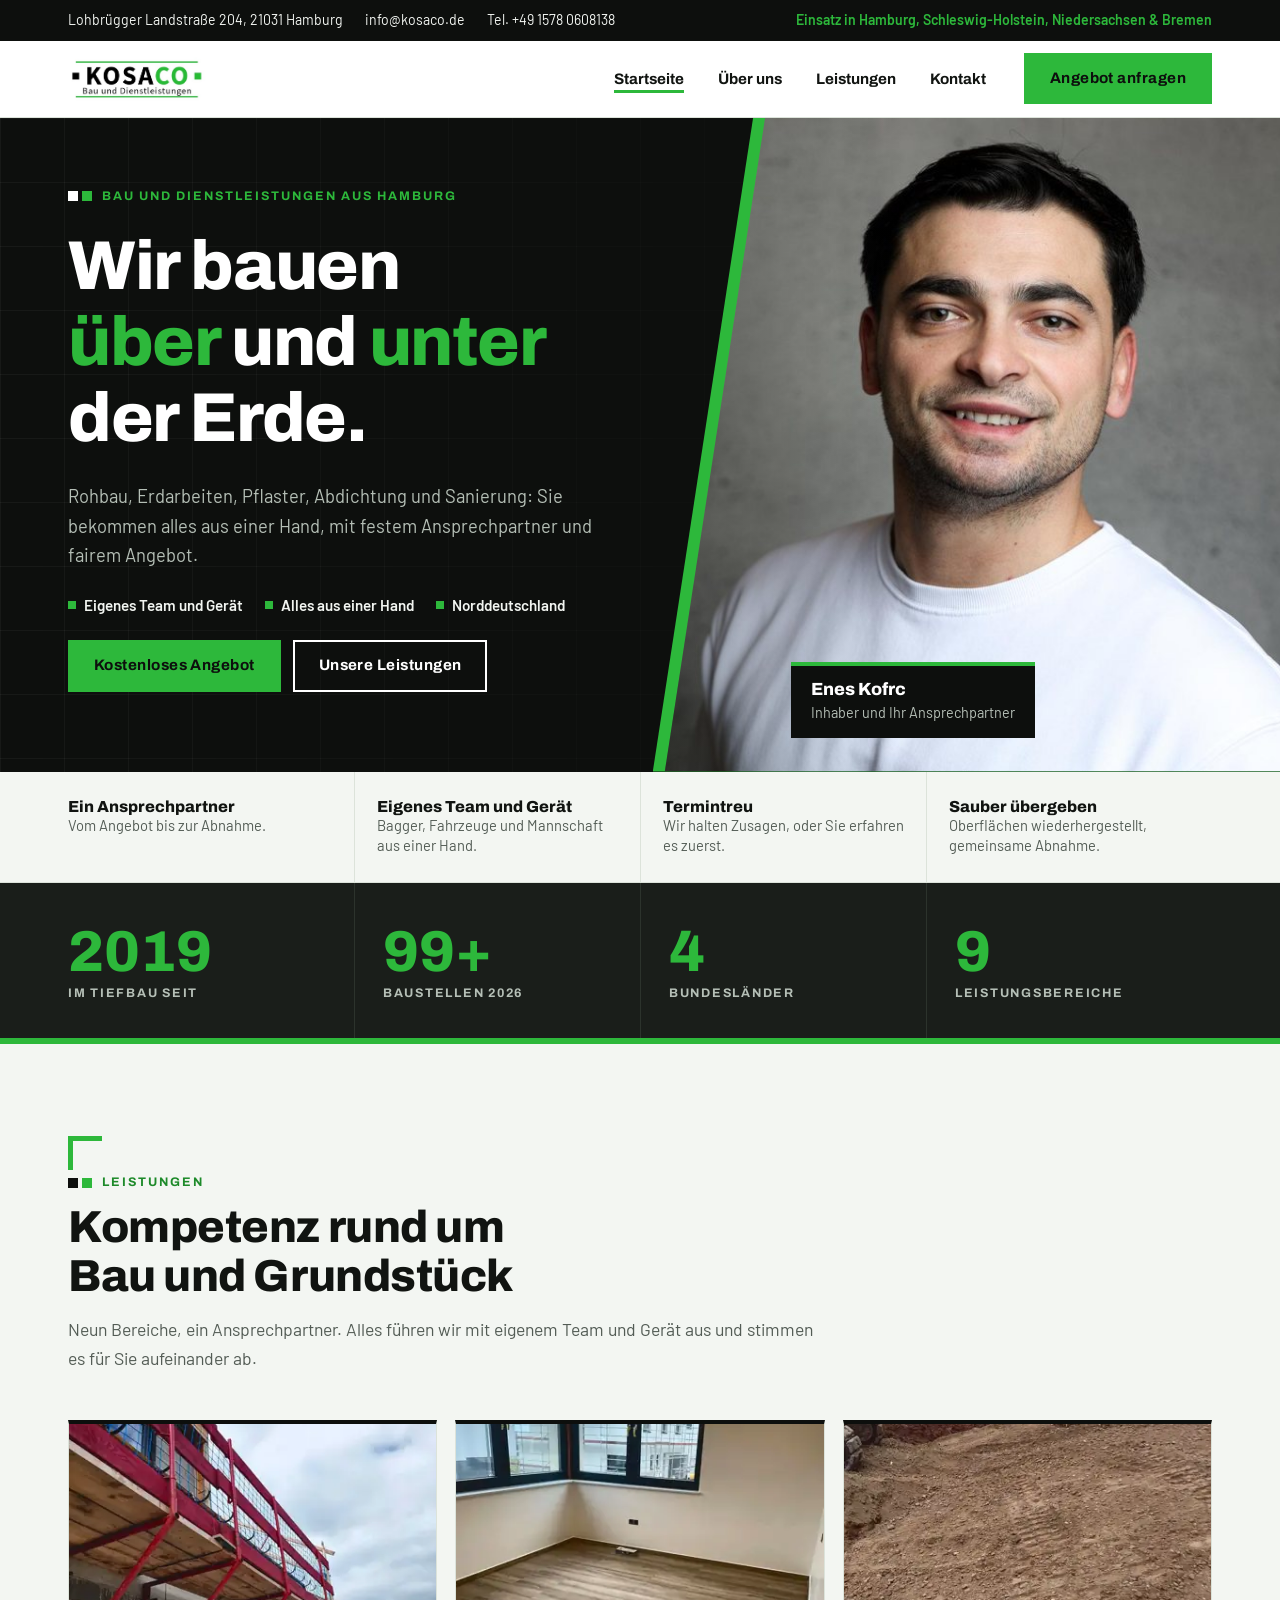
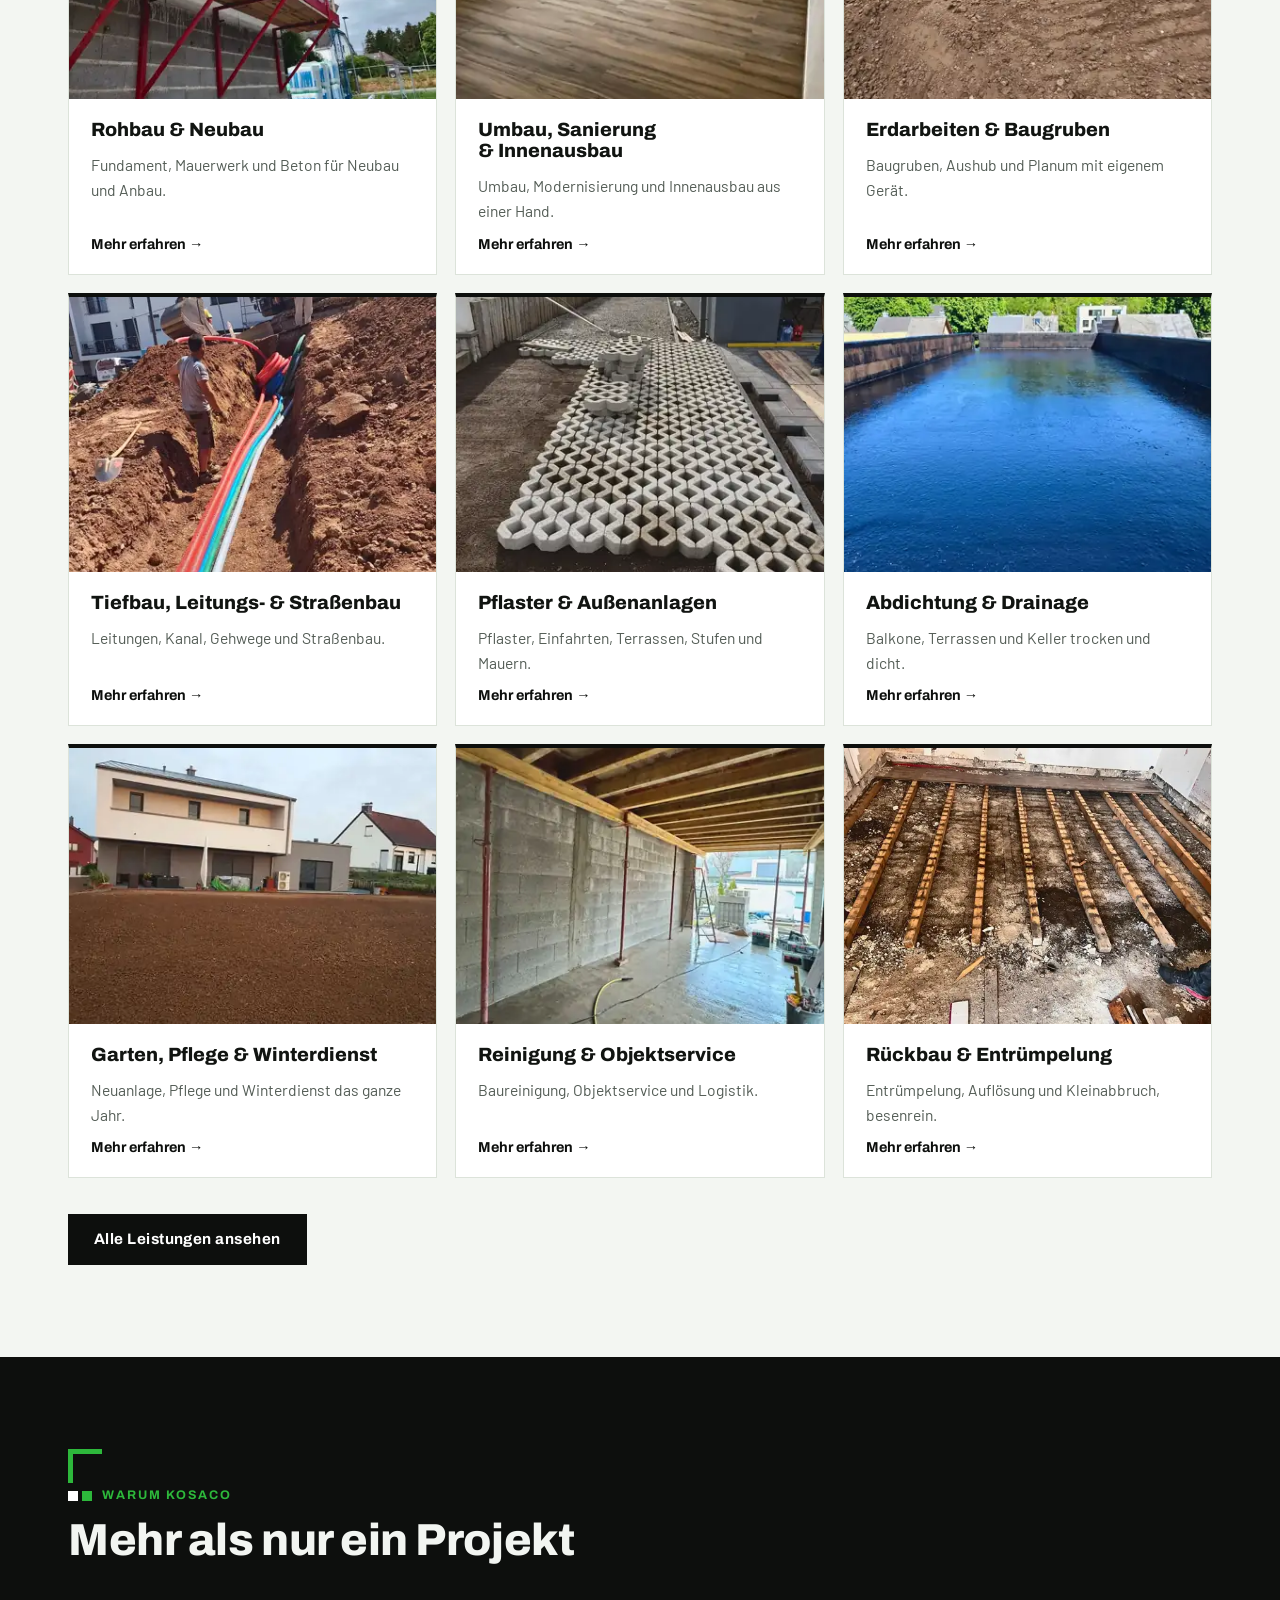
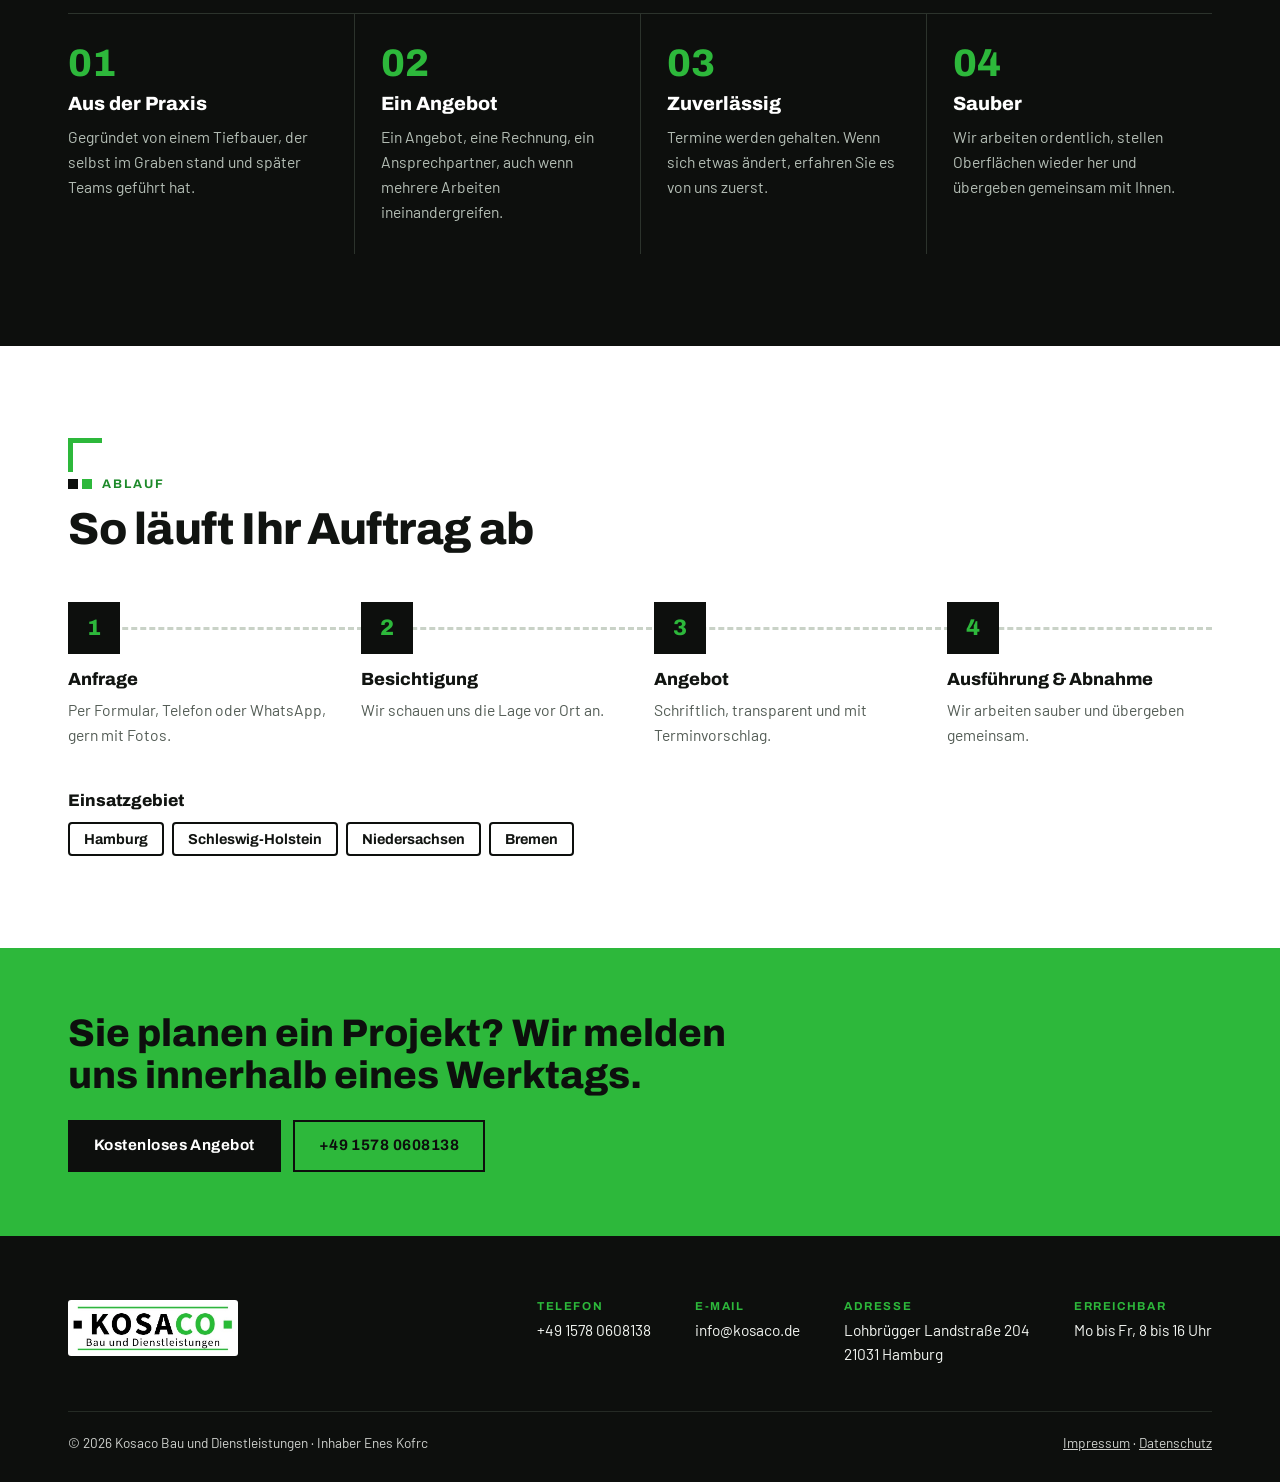
<file: index.html>
<!doctype html>
<html lang="de">
<head>
<meta charset="utf-8">
<meta name="viewport" content="width=device-width, initial-scale=1, viewport-fit=cover">
<title>Kosaco Bau und Dienstleistungen</title>
<meta name="description" content="Rohbau, Erdarbeiten, Tiefbau, Pflaster, Abdichtung, Sanierung, Garten, Reinigung und Rückbau in Hamburg und Norddeutschland. Alles aus einer Hand.">
<link rel="preload" href="fonts/barlow-latin-400-normal.woff2" as="font" type="font/woff2" crossorigin>
<link rel="icon" href="favicon.svg" type="image/svg+xml">
<link rel="icon" href="favicon.ico" sizes="32x32">
<link rel="apple-touch-icon" href="apple-touch-icon.png">
<link rel="stylesheet" href="styles.css">
</head>
<body>
<div class="topbar"><div class="wrap">
  <ul><li>Lohbrügger Landstraße 204, 21031 Hamburg</li><li><a href="mailto:info@kosaco.de">info@kosaco.de</a></li><li><a href="tel:+4915780608138">Tel. +49 1578 0608138</a></li></ul>
  <span class="em">Einsatz in Hamburg, Schleswig-Holstein, Niedersachsen &amp; Bremen</span>
  <span class="av">Erreichbar: Mo bis Fr, 8 bis 16 Uhr</span>
</div></div>
<header class="site"><div class="wrap">
  <a class="logo" href="index.html" aria-label="Kosaco Startseite"><img src="logo.jpg" alt="KOSACO Bau und Dienstleistungen" width="631" height="211"></a>
  <nav class="main" id="nav" aria-label="Hauptmenü"><ul><li><a href="index.html" aria-current="page">Startseite</a></li><li><a href="ueber-uns.html">Über uns</a></li><li><a href="leistungen.html">Leistungen</a></li><li><a href="kontakt.html">Kontakt</a></li></ul></nav>
  <div class="head-cta"><a class="btn btn-green" href="kontakt.html">Angebot anfragen</a>
  <button class="menu-btn" id="menuBtn" aria-expanded="false" aria-controls="nav">Menü</button></div>
</div></header>
<main>
<section class="hero" style="padding:0"><div class="hero-in">
  <div class="hero-copy">
    <span class="eyebrow">Bau und Dienstleistungen aus Hamburg</span>
    <h1>Wir bauen <span class="green">über</span> und <span class="green">unter</span> der Erde.</h1>
    <p class="lead">Rohbau, Erdarbeiten, Pflaster, Abdichtung und Sanierung: Sie bekommen alles aus einer Hand, mit festem Ansprechpartner und fairem Angebot.</p>
    <ul class="hero-points"><li>Eigenes Team und Gerät</li><li>Alles aus einer Hand</li><li>Norddeutschland</li></ul>
    <div class="actions"><a class="btn btn-green" href="kontakt.html">Kostenloses Angebot</a><a class="btn btn-ghost" href="leistungen.html">Unsere Leistungen</a></div>
  </div>
  <div class="hero-photo"><div class="hp-wrap"><img src="enes.jpg" alt="Enes Kofrc, Inhaber von Kosaco" width="1000" height="666"></div>
    <div class="hp-cap"><strong>Enes Kofrc</strong><span>Inhaber und Ihr Ansprechpartner</span></div></div>
</div></section>
<div class="trust"><div class="wrap"><div class="tr-item"><div><b>Ein Ansprechpartner</b><span>Vom Angebot bis zur Abnahme.</span></div></div><div class="tr-item"><div><b>Eigenes Team und Gerät</b><span>Bagger, Fahrzeuge und Mannschaft aus einer Hand.</span></div></div><div class="tr-item"><div><b>Termintreu</b><span>Wir halten Zusagen, oder Sie erfahren es zuerst.</span></div></div><div class="tr-item"><div><b>Sauber übergeben</b><span>Oberflächen wiederhergestellt, gemeinsame Abnahme.</span></div></div></div></div>
<div class="stats"><div class="wrap">
  <div class="stat"><b>2019</b><span>Im Tiefbau seit</span></div>
  <div class="stat"><b data-count="100">100+</b><span>Baustellen 2026</span></div>
  <div class="stat"><b data-count="4">4</b><span>Bundesländer</span></div>
  <div class="stat"><b data-count="9">9</b><span>Leistungsbereiche</span></div>
</div></div>

<section class="paper"><div class="wrap">
  <div class="sec-head"><span class="eyebrow">Leistungen</span><h2>Kompetenz rund um Bau und Grundstück</h2>
  <p>Neun Bereiche, ein Ansprechpartner. Alles führen wir mit eigenem Team und Gerät aus und stimmen es für Sie aufeinander ab.</p></div>
  <div class="grid"><a class="svc" href="leistungen.html#rohbau"><div class="svc-img"><img src="img/t/rohbau-umbau-15.webp" alt="Rohbau &amp; Neubau" loading="lazy" width="520" height="390"></div><div class="svc-b"><h3>Rohbau &amp; Neubau</h3><p>Fundament, Mauerwerk und Beton für Neubau und Anbau.</p><span class="more">Mehr erfahren →</span></div></a><a class="svc" href="leistungen.html#sanierung"><div class="svc-img"><img src="img/t/innenausbau-05.webp" alt="Umbau, Sanierung &amp; Innenausbau" loading="lazy" width="520" height="390"></div><div class="svc-b"><h3>Umbau, Sanierung &amp; Innenausbau</h3><p>Umbau, Modernisierung und Innenausbau aus einer Hand.</p><span class="more">Mehr erfahren →</span></div></a><a class="svc" href="leistungen.html#erdarbeiten"><div class="svc-img"><img src="img/t/erdarbeiten-baugrube-06.webp" alt="Erdarbeiten &amp; Baugruben" loading="lazy" width="520" height="390"></div><div class="svc-b"><h3>Erdarbeiten &amp; Baugruben</h3><p>Baugruben, Aushub und Planum mit eigenem Gerät.</p><span class="more">Mehr erfahren →</span></div></a><a class="svc" href="leistungen.html#tiefbau"><div class="svc-img"><img src="img/t/tiefbau-leitungen-04.webp" alt="Tiefbau, Leitungs- &amp; Straßenbau" loading="lazy" width="520" height="390"></div><div class="svc-b"><h3>Tiefbau, Leitungs- &amp; Straßenbau</h3><p>Leitungen, Kanal, Gehwege und Straßenbau.</p><span class="more">Mehr erfahren →</span></div></a><a class="svc" href="leistungen.html#aussenanlagen"><div class="svc-img"><img src="img/t/pflasterarbeiten-01.webp" alt="Pflaster &amp; Außenanlagen" loading="lazy" width="520" height="390"></div><div class="svc-b"><h3>Pflaster &amp; Außenanlagen</h3><p>Pflaster, Einfahrten, Terrassen, Stufen und Mauern.</p><span class="more">Mehr erfahren →</span></div></a><a class="svc" href="leistungen.html#abdichtung"><div class="svc-img"><img src="img/t/terrassen-abdichtung-19.webp" alt="Abdichtung &amp; Drainage" loading="lazy" width="520" height="390"></div><div class="svc-b"><h3>Abdichtung &amp; Drainage</h3><p>Balkone, Terrassen und Keller trocken und dicht.</p><span class="more">Mehr erfahren →</span></div></a><a class="svc" href="leistungen.html#garten"><div class="svc-img"><img src="img/t/aussenanlagen-16.webp" alt="Garten, Pflege &amp; Winterdienst" loading="lazy" width="520" height="390"></div><div class="svc-b"><h3>Garten, Pflege &amp; Winterdienst</h3><p>Neuanlage, Pflege und Winterdienst das ganze Jahr.</p><span class="more">Mehr erfahren →</span></div></a><a class="svc" href="leistungen.html#reinigung"><div class="svc-img"><img src="img/t/rohbau-umbau-11.webp" alt="Reinigung &amp; Objektservice" loading="lazy" width="520" height="390"></div><div class="svc-b"><h3>Reinigung &amp; Objektservice</h3><p>Baureinigung, Objektservice und Logistik.</p><span class="more">Mehr erfahren →</span></div></a><a class="svc" href="leistungen.html#rueckbau"><div class="svc-img"><img src="img/t/rohbau-umbau-12.webp" alt="Rückbau &amp; Entrümpelung" loading="lazy" width="520" height="390"></div><div class="svc-b"><h3>Rückbau &amp; Entrümpelung</h3><p>Entrümpelung, Auflösung und Kleinabbruch, besenrein.</p><span class="more">Mehr erfahren →</span></div></a></div>
  <div class="actions" style="margin-top:36px"><a class="btn btn-black" href="leistungen.html">Alle Leistungen ansehen</a></div>
</div></section>
<section class="dark on-dark"><div class="wrap">
  <div class="sec-head"><span class="eyebrow">Warum Kosaco</span><h2>Mehr als nur ein Projekt</h2></div>
  <div class="why">
    <div class="why-i"><span class="n">01</span><h3>Aus der Praxis</h3><p>Gegründet von einem Tiefbauer, der selbst im Graben stand und später Teams geführt hat.</p></div>
    <div class="why-i"><span class="n">02</span><h3>Ein Angebot</h3><p>Ein Angebot, eine Rechnung, ein Ansprechpartner, auch wenn mehrere Arbeiten ineinandergreifen.</p></div>
    <div class="why-i"><span class="n">03</span><h3>Zuverlässig</h3><p>Termine werden gehalten. Wenn sich etwas ändert, erfahren Sie es von uns zuerst.</p></div>
    <div class="why-i"><span class="n">04</span><h3>Sauber</h3><p>Wir arbeiten ordentlich, stellen Oberflächen wieder her und übergeben gemeinsam mit Ihnen.</p></div>
  </div>
</div></section>
<section><div class="wrap">
  <div class="sec-head"><span class="eyebrow">Ablauf</span><h2>So läuft Ihr Auftrag ab</h2></div>
  <ol class="steps">
    <li><b>1</b><strong>Anfrage</strong><span>Per Formular, Telefon oder WhatsApp, gern mit Fotos.</span></li>
    <li><b>2</b><strong>Besichtigung</strong><span>Wir schauen uns die Lage vor Ort an.</span></li>
    <li><b>3</b><strong>Angebot</strong><span>Schriftlich, transparent und mit Terminvorschlag.</span></li>
    <li><b>4</b><strong>Ausführung &amp; Abnahme</strong><span>Wir arbeiten sauber und übergeben gemeinsam.</span></li>
  </ol>
  <div style="margin-top:44px;display:grid;gap:12px"><b style="font:800 1.05rem var(--f-display)">Einsatzgebiet</b><div class="regions"><span>Hamburg</span><span>Schleswig-Holstein</span><span>Niedersachsen</span><span>Bremen</span></div></div>
</div></section>
<div class="band"><div class="wrap">
  <h2>Sie planen ein Projekt? Wir melden uns innerhalb eines Werktags.</h2>
  <div class="actions"><a class="btn btn-black" href="kontakt.html">Kostenloses Angebot</a><a class="btn btn-line" href="tel:+4915780608138">+49 1578 0608138</a></div>
</div></div>
</main>
<footer class="site"><div class="wrap">
  <div class="f-top">
    <span class="f-logo"><img src="logo.jpg" alt="KOSACO Bau und Dienstleistungen" width="631" height="211"></span>
    <dl class="f-info">
      <div><dt>Telefon</dt><dd><a href="tel:+4915780608138">+49 1578 0608138</a></dd></div>
      <div><dt>E-Mail</dt><dd><a href="mailto:info@kosaco.de">info@kosaco.de</a></dd></div>
      <div><dt>Adresse</dt><dd>Lohbrügger Landstraße 204<br>21031 Hamburg</dd></div>
      <div><dt>Erreichbar</dt><dd>Mo bis Fr, 8 bis 16 Uhr</dd></div>
    </dl>
  </div>
  <div class="legal"><span>© 2026 Kosaco Bau und Dienstleistungen · Inhaber Enes Kofrc</span>
  <span><a href="impressum.html">Impressum</a> · <a href="datenschutz.html">Datenschutz</a></span></div>
</div></footer>
<script src="site.js"></script>
</body>
</html>
</file>
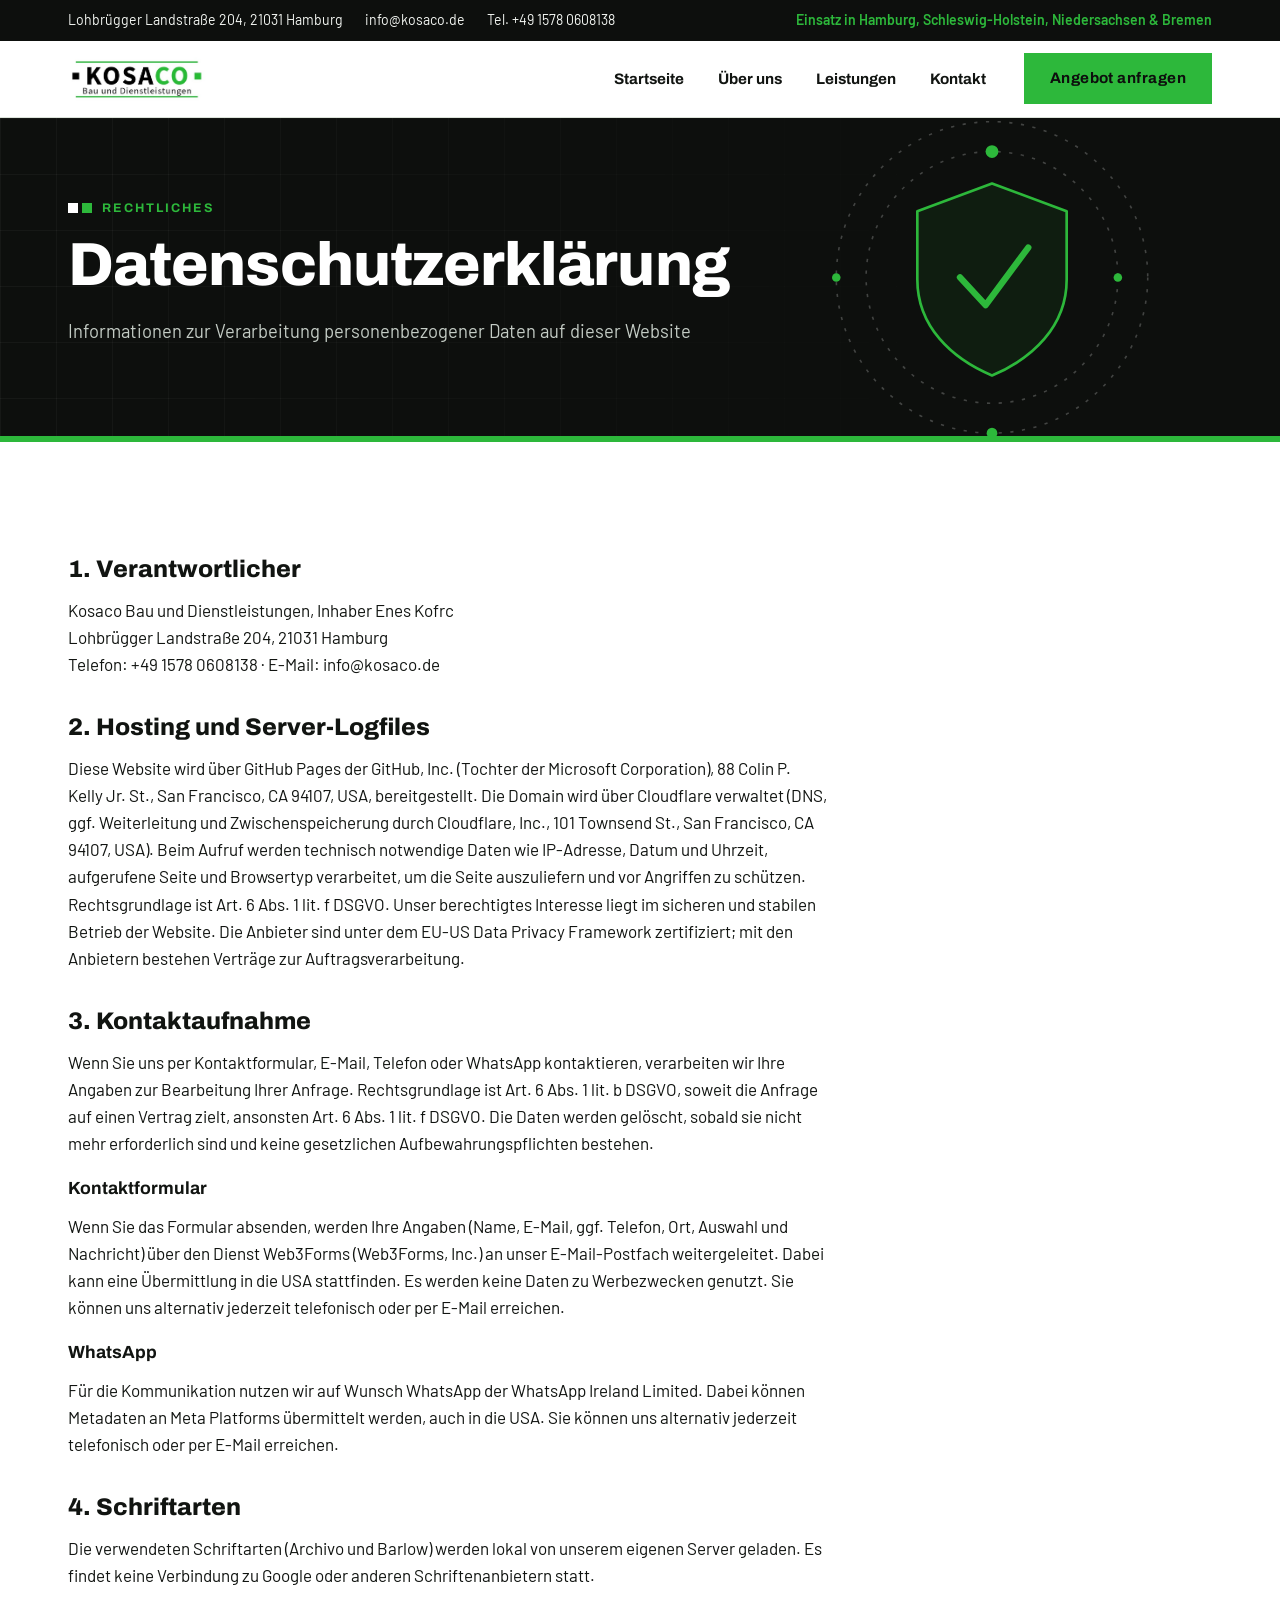
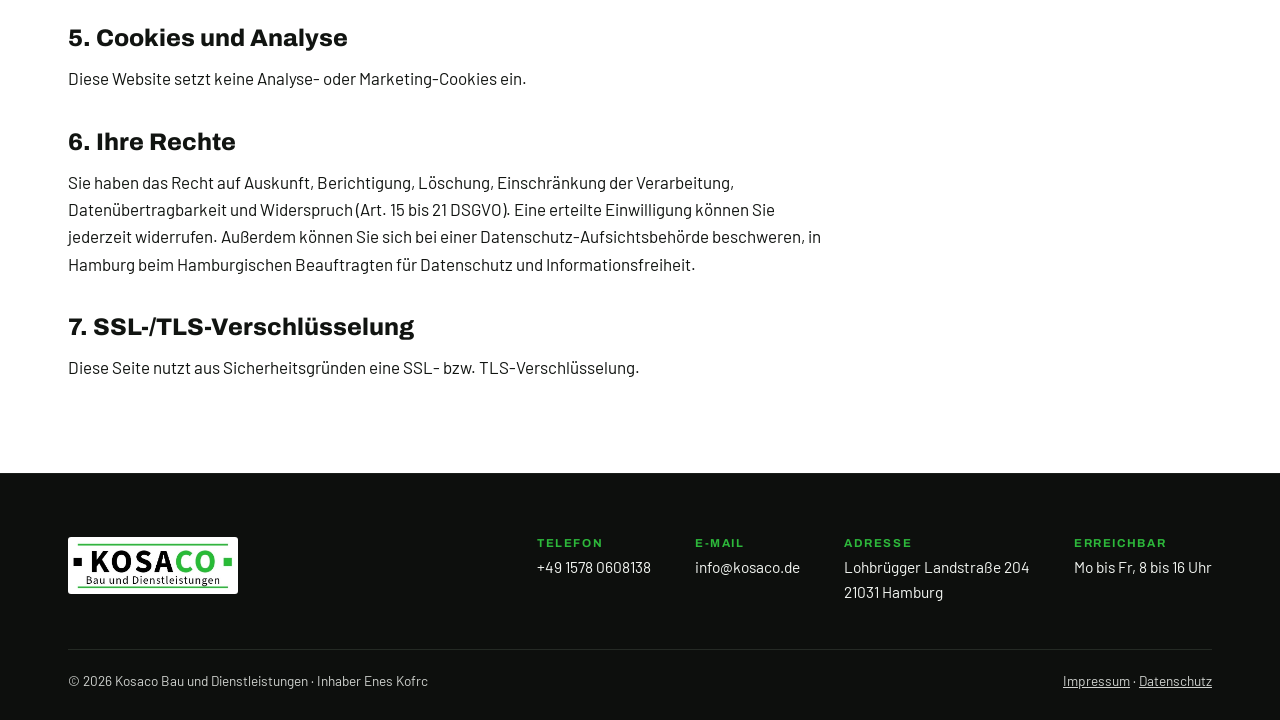
<file: datenschutz.html>
<!doctype html>
<html lang="de">
<head>
<meta charset="utf-8">
<meta name="viewport" content="width=device-width, initial-scale=1, viewport-fit=cover">
<title>Datenschutzerklärung | Kosaco</title>
<meta name="description" content="Rechtliche Angaben von Kosaco Bau und Dienstleistungen.">
<link rel="preload" href="fonts/barlow-latin-400-normal.woff2" as="font" type="font/woff2" crossorigin>
<link rel="icon" href="favicon.svg" type="image/svg+xml">
<link rel="icon" href="favicon.ico" sizes="32x32">
<link rel="apple-touch-icon" href="apple-touch-icon.png">
<link rel="stylesheet" href="styles.css">
</head>
<body>
<div class="topbar"><div class="wrap">
  <ul><li>Lohbrügger Landstraße 204, 21031 Hamburg</li><li><a href="mailto:info@kosaco.de">info@kosaco.de</a></li><li><a href="tel:+4915780608138">Tel. +49 1578 0608138</a></li></ul>
  <span class="em">Einsatz in Hamburg, Schleswig-Holstein, Niedersachsen &amp; Bremen</span>
  <span class="av">Erreichbar: Mo bis Fr, 8 bis 16 Uhr</span>
</div></div>
<header class="site"><div class="wrap">
  <a class="logo" href="index.html" aria-label="Kosaco Startseite"><img src="logo.jpg" alt="KOSACO Bau und Dienstleistungen" width="631" height="211"></a>
  <nav class="main" id="nav" aria-label="Hauptmenü"><ul><li><a href="index.html">Startseite</a></li><li><a href="ueber-uns.html">Über uns</a></li><li><a href="leistungen.html">Leistungen</a></li><li><a href="kontakt.html">Kontakt</a></li></ul></nav>
  <div class="head-cta"><a class="btn btn-green" href="kontakt.html">Angebot anfragen</a>
  <button class="menu-btn" id="menuBtn" aria-expanded="false" aria-controls="nav">Menü</button></div>
</div></header>
<main>
<div class="page-hero"><svg class="trasse hero-shield" viewBox="0 0 1200 300" preserveAspectRatio="xMaxYMid slice" aria-hidden="true">
  <g class="sh-orbit a"><circle class="sh-ring" cx="930" cy="150" r="118"/><circle class="sh-dot" cx="930" cy="32" r="6"/><circle class="sh-dot" cx="1048" cy="150" r="4"/></g>
  <g class="sh-orbit b"><circle class="sh-ring r2" cx="930" cy="150" r="146"/><circle class="sh-dot" cx="930" cy="296" r="5"/><circle class="sh-dot" cx="784" cy="150" r="4"/></g>
  <path class="sh-body" d="M930 62L1000 88V152C1000 196 968 226 930 242C892 226 860 196 860 152V88Z"/>
  <path class="sh-check" pathLength="1" d="M900 150L924 176L964 122"/>
</svg><div class="wrap"><span class="eyebrow">Rechtliches</span><h1>Datenschutzerklärung</h1><p class="lead">Informationen zur Verarbeitung personenbezogener Daten auf dieser Website</p></div></div>
<section><div class="wrap legal-text">
  <h2>1. Verantwortlicher</h2>
  <p>Kosaco Bau und Dienstleistungen, Inhaber Enes Kofrc<br>Lohbrügger Landstraße 204, 21031 Hamburg<br>Telefon: +49 1578 0608138 · E-Mail: info@kosaco.de</p>
  <h2>2. Hosting und Server-Logfiles</h2>
  <p>Diese Website wird über GitHub Pages der GitHub, Inc. (Tochter der Microsoft Corporation), 88 Colin P. Kelly Jr. St., San Francisco, CA 94107, USA, bereitgestellt. Die Domain wird über Cloudflare verwaltet (DNS, ggf. Weiterleitung und Zwischenspeicherung durch Cloudflare, Inc., 101 Townsend St., San Francisco, CA 94107, USA). Beim Aufruf werden technisch notwendige Daten wie IP-Adresse, Datum und Uhrzeit, aufgerufene Seite und Browsertyp verarbeitet, um die Seite auszuliefern und vor Angriffen zu schützen. Rechtsgrundlage ist Art. 6 Abs. 1 lit. f DSGVO. Unser berechtigtes Interesse liegt im sicheren und stabilen Betrieb der Website. Die Anbieter sind unter dem EU-US Data Privacy Framework zertifiziert; mit den Anbietern bestehen Verträge zur Auftragsverarbeitung.</p>
  <h2>3. Kontaktaufnahme</h2>
  <p>Wenn Sie uns per Kontaktformular, E-Mail, Telefon oder WhatsApp kontaktieren, verarbeiten wir Ihre Angaben zur Bearbeitung Ihrer Anfrage. Rechtsgrundlage ist Art. 6 Abs. 1 lit. b DSGVO, soweit die Anfrage auf einen Vertrag zielt, ansonsten Art. 6 Abs. 1 lit. f DSGVO. Die Daten werden gelöscht, sobald sie nicht mehr erforderlich sind und keine gesetzlichen Aufbewahrungspflichten bestehen.</p>
  <h3>Kontaktformular</h3>
  <p>Wenn Sie das Formular absenden, werden Ihre Angaben (Name, E-Mail, ggf. Telefon, Ort, Auswahl und Nachricht) über den Dienst Web3Forms (Web3Forms, Inc.) an unser E-Mail-Postfach weitergeleitet. Dabei kann eine Übermittlung in die USA stattfinden. Es werden keine Daten zu Werbezwecken genutzt. Sie können uns alternativ jederzeit telefonisch oder per E-Mail erreichen.</p>
  <h3>WhatsApp</h3>
  <p>Für die Kommunikation nutzen wir auf Wunsch WhatsApp der WhatsApp Ireland Limited. Dabei können Metadaten an Meta Platforms übermittelt werden, auch in die USA. Sie können uns alternativ jederzeit telefonisch oder per E-Mail erreichen.</p>
  <h2>4. Schriftarten</h2>
  <p>Die verwendeten Schriftarten (Archivo und Barlow) werden lokal von unserem eigenen Server geladen. Es findet keine Verbindung zu Google oder anderen Schriftenanbietern statt.</p>
  <h2>5. Cookies und Analyse</h2>
  <p>Diese Website setzt keine Analyse- oder Marketing-Cookies ein.</p>
  <h2>6. Ihre Rechte</h2>
  <p>Sie haben das Recht auf Auskunft, Berichtigung, Löschung, Einschränkung der Verarbeitung, Datenübertragbarkeit und Widerspruch (Art. 15 bis 21 DSGVO). Eine erteilte Einwilligung können Sie jederzeit widerrufen. Außerdem können Sie sich bei einer Datenschutz-Aufsichtsbehörde beschweren, in Hamburg beim Hamburgischen Beauftragten für Datenschutz und Informationsfreiheit.</p>
  <h2>7. SSL-/TLS-Verschlüsselung</h2>
  <p>Diese Seite nutzt aus Sicherheitsgründen eine SSL- bzw. TLS-Verschlüsselung.</p>
</div></section>
</main>
<footer class="site"><div class="wrap">
  <div class="f-top">
    <span class="f-logo"><img src="logo.jpg" alt="KOSACO Bau und Dienstleistungen" width="631" height="211"></span>
    <dl class="f-info">
      <div><dt>Telefon</dt><dd><a href="tel:+4915780608138">+49 1578 0608138</a></dd></div>
      <div><dt>E-Mail</dt><dd><a href="mailto:info@kosaco.de">info@kosaco.de</a></dd></div>
      <div><dt>Adresse</dt><dd>Lohbrügger Landstraße 204<br>21031 Hamburg</dd></div>
      <div><dt>Erreichbar</dt><dd>Mo bis Fr, 8 bis 16 Uhr</dd></div>
    </dl>
  </div>
  <div class="legal"><span>© 2026 Kosaco Bau und Dienstleistungen · Inhaber Enes Kofrc</span>
  <span><a href="impressum.html">Impressum</a> · <a href="datenschutz.html">Datenschutz</a></span></div>
</div></footer>
<script src="site.js"></script>
</body>
</html>
</file>
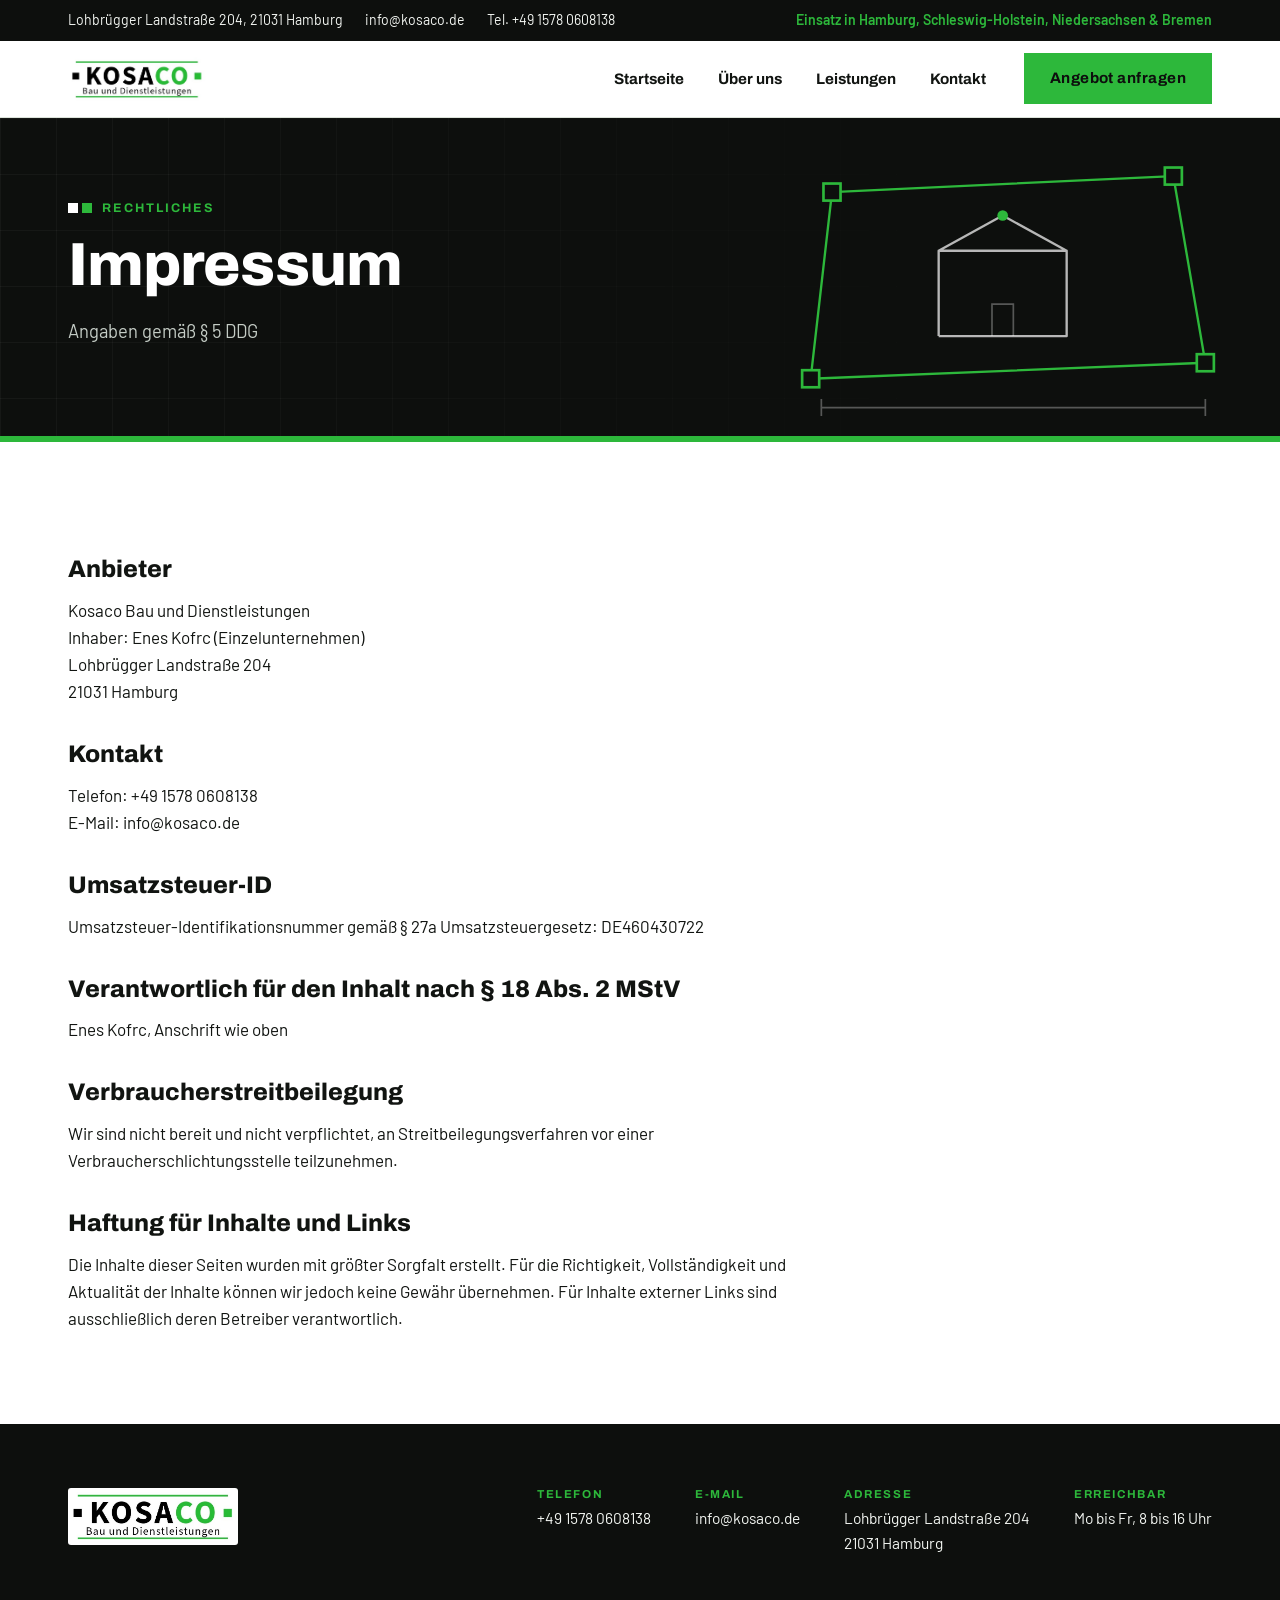
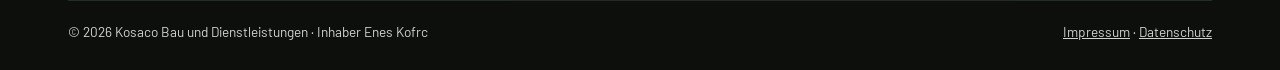
<file: impressum.html>
<!doctype html>
<html lang="de">
<head>
<meta charset="utf-8">
<meta name="viewport" content="width=device-width, initial-scale=1, viewport-fit=cover">
<title>Impressum | Kosaco</title>
<meta name="description" content="Rechtliche Angaben von Kosaco Bau und Dienstleistungen.">
<link rel="preload" href="fonts/barlow-latin-400-normal.woff2" as="font" type="font/woff2" crossorigin>
<link rel="icon" href="favicon.svg" type="image/svg+xml">
<link rel="icon" href="favicon.ico" sizes="32x32">
<link rel="apple-touch-icon" href="apple-touch-icon.png">
<link rel="stylesheet" href="styles.css">
</head>
<body>
<div class="topbar"><div class="wrap">
  <ul><li>Lohbrügger Landstraße 204, 21031 Hamburg</li><li><a href="mailto:info@kosaco.de">info@kosaco.de</a></li><li><a href="tel:+4915780608138">Tel. +49 1578 0608138</a></li></ul>
  <span class="em">Einsatz in Hamburg, Schleswig-Holstein, Niedersachsen &amp; Bremen</span>
  <span class="av">Erreichbar: Mo bis Fr, 8 bis 16 Uhr</span>
</div></div>
<header class="site"><div class="wrap">
  <a class="logo" href="index.html" aria-label="Kosaco Startseite"><img src="logo.jpg" alt="KOSACO Bau und Dienstleistungen" width="631" height="211"></a>
  <nav class="main" id="nav" aria-label="Hauptmenü"><ul><li><a href="index.html">Startseite</a></li><li><a href="ueber-uns.html">Über uns</a></li><li><a href="leistungen.html">Leistungen</a></li><li><a href="kontakt.html">Kontakt</a></li></ul></nav>
  <div class="head-cta"><a class="btn btn-green" href="kontakt.html">Angebot anfragen</a>
  <button class="menu-btn" id="menuBtn" aria-expanded="false" aria-controls="nav">Menü</button></div>
</div></header>
<main>
<div class="page-hero"><svg class="trasse hero-plot" viewBox="0 0 1200 300" preserveAspectRatio="xMaxYMid slice" aria-hidden="true">
  <path class="pl-dim" d="M770 272H1130M770 264V280M1130 264V280"/>
  <path class="pl-edge" pathLength="1" d="M780 70L1100 55L1130 230L760 245Z"/>
  <path class="pl-house" pathLength="1" d="M880 205V125H1000V205Z M880 125L940 92L1000 125"/>
  <path class="pl-door" d="M930 205V175H950V205"/>
  <rect class="ct-node" x="772" y="62" width="16" height="16"/><rect class="ct-node" x="1092" y="47" width="16" height="16"/>
  <rect class="ct-node" x="1122" y="222" width="16" height="16"/><rect class="ct-node" x="752" y="237" width="16" height="16"/>
  <circle class="ct-core" cx="940" cy="92" r="5"/>
</svg><div class="wrap"><span class="eyebrow">Rechtliches</span><h1>Impressum</h1><p class="lead">Angaben gemäß § 5 DDG</p></div></div>
<section><div class="wrap legal-text">
  <h2>Anbieter</h2>
  <p>Kosaco Bau und Dienstleistungen<br>Inhaber: Enes Kofrc (Einzelunternehmen)<br>Lohbrügger Landstraße 204<br>21031 Hamburg</p>
  <h2>Kontakt</h2>
  <p>Telefon: +49 1578 0608138<br>E-Mail: info@kosaco.de</p>
  <h2>Umsatzsteuer-ID</h2>
  <p>Umsatzsteuer-Identifikationsnummer gemäß § 27a Umsatzsteuergesetz: DE460430722</p>
  <h2>Verantwortlich für den Inhalt nach § 18 Abs. 2 MStV</h2>
  <p>Enes Kofrc, Anschrift wie oben</p>
  <h2>Verbraucherstreitbeilegung</h2>
  <p>Wir sind nicht bereit und nicht verpflichtet, an Streitbeilegungsverfahren vor einer Verbraucherschlichtungsstelle teilzunehmen.</p>
  <h2>Haftung für Inhalte und Links</h2>
  <p>Die Inhalte dieser Seiten wurden mit größter Sorgfalt erstellt. Für die Richtigkeit, Vollständigkeit und Aktualität der Inhalte können wir jedoch keine Gewähr übernehmen. Für Inhalte externer Links sind ausschließlich deren Betreiber verantwortlich.</p>
</div></section>
</main>
<footer class="site"><div class="wrap">
  <div class="f-top">
    <span class="f-logo"><img src="logo.jpg" alt="KOSACO Bau und Dienstleistungen" width="631" height="211"></span>
    <dl class="f-info">
      <div><dt>Telefon</dt><dd><a href="tel:+4915780608138">+49 1578 0608138</a></dd></div>
      <div><dt>E-Mail</dt><dd><a href="mailto:info@kosaco.de">info@kosaco.de</a></dd></div>
      <div><dt>Adresse</dt><dd>Lohbrügger Landstraße 204<br>21031 Hamburg</dd></div>
      <div><dt>Erreichbar</dt><dd>Mo bis Fr, 8 bis 16 Uhr</dd></div>
    </dl>
  </div>
  <div class="legal"><span>© 2026 Kosaco Bau und Dienstleistungen · Inhaber Enes Kofrc</span>
  <span><a href="impressum.html">Impressum</a> · <a href="datenschutz.html">Datenschutz</a></span></div>
</div></footer>
<script src="site.js"></script>
</body>
</html>
</file>
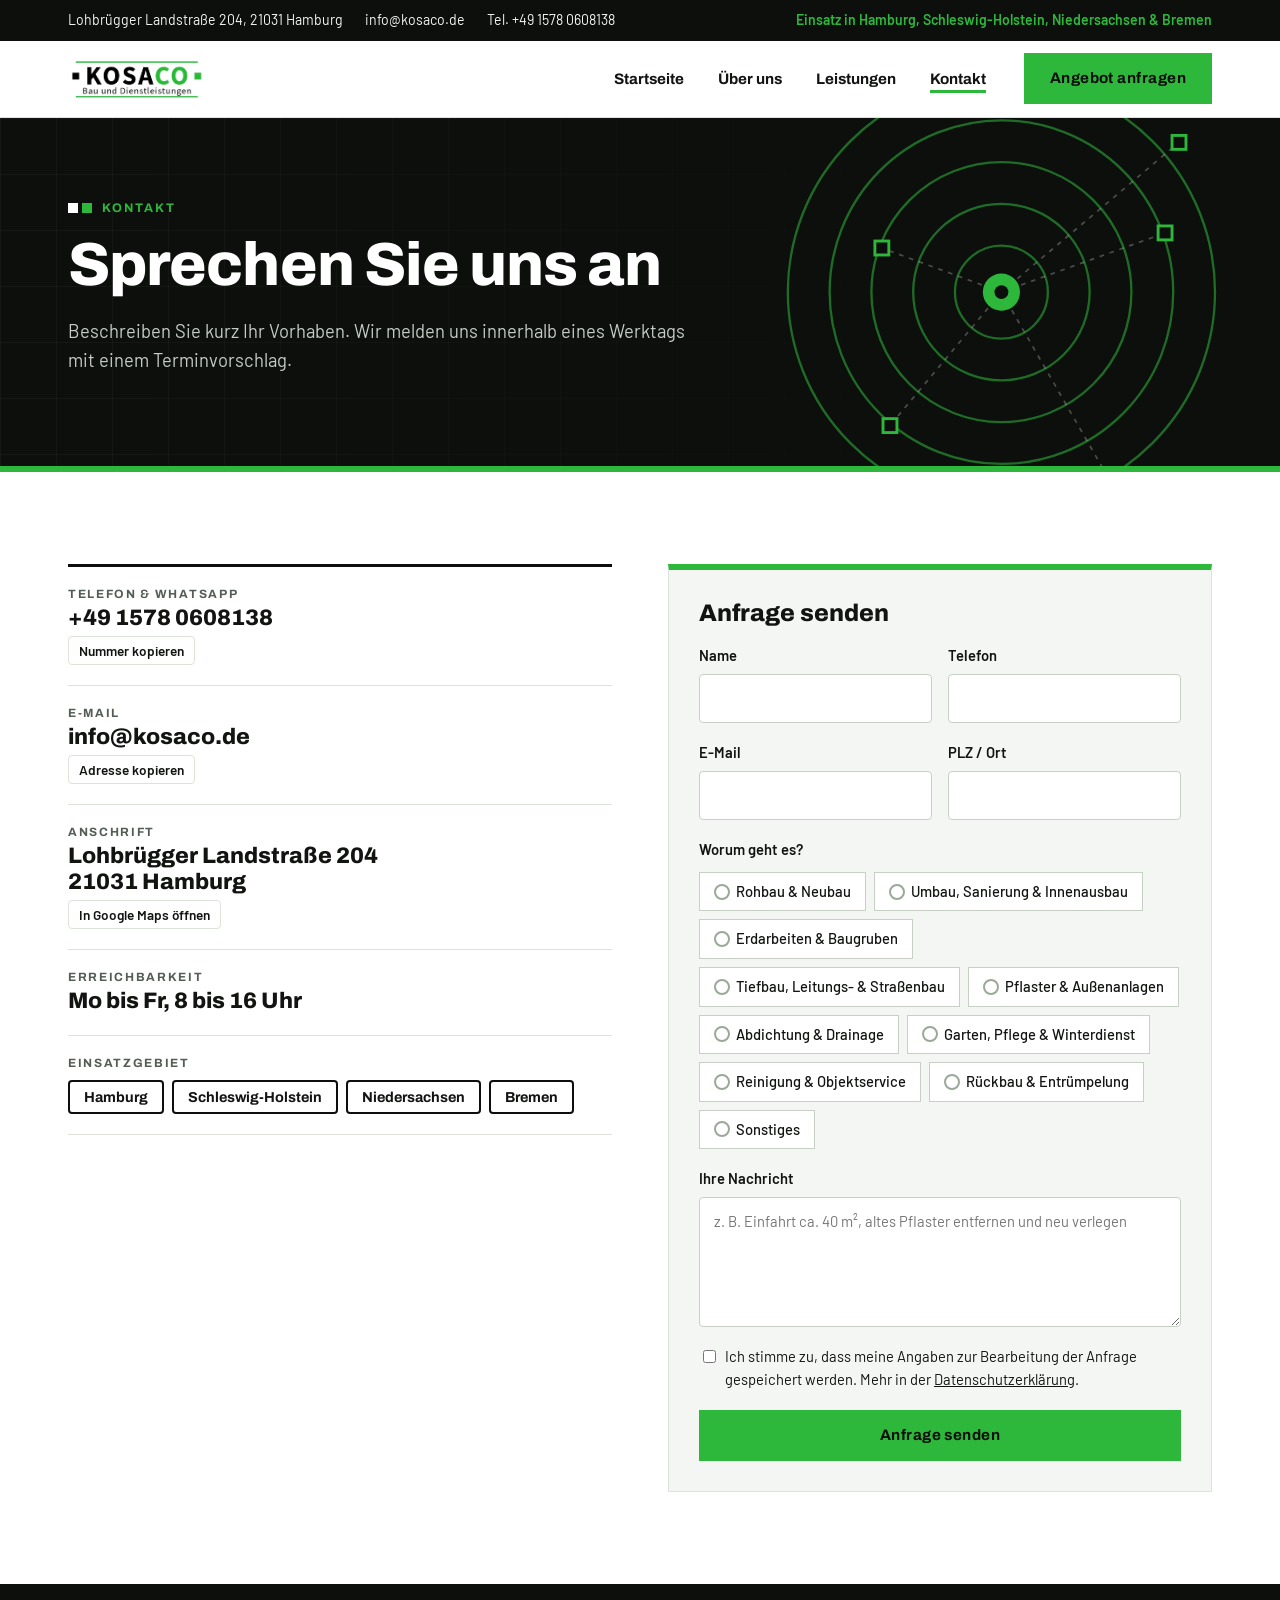
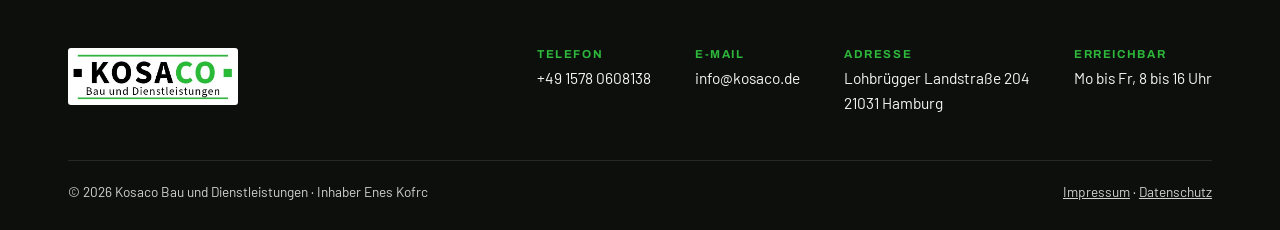
<file: kontakt.html>
<!doctype html>
<html lang="de">
<head>
<meta charset="utf-8">
<meta name="viewport" content="width=device-width, initial-scale=1, viewport-fit=cover">
<title>Kontakt | Kosaco Bau und Dienstleistungen</title>
<meta name="description" content="Anfrage an Kosaco in Hamburg-Bergedorf: Telefon, WhatsApp, E-Mail oder Formular. Mo bis Fr, 8 bis 16 Uhr.">
<link rel="preload" href="fonts/barlow-latin-400-normal.woff2" as="font" type="font/woff2" crossorigin>
<link rel="icon" href="favicon.svg" type="image/svg+xml">
<link rel="icon" href="favicon.ico" sizes="32x32">
<link rel="apple-touch-icon" href="apple-touch-icon.png">
<link rel="stylesheet" href="styles.css">
</head>
<body>
<div class="topbar"><div class="wrap">
  <ul><li>Lohbrügger Landstraße 204, 21031 Hamburg</li><li><a href="mailto:info@kosaco.de">info@kosaco.de</a></li><li><a href="tel:+4915780608138">Tel. +49 1578 0608138</a></li></ul>
  <span class="em">Einsatz in Hamburg, Schleswig-Holstein, Niedersachsen &amp; Bremen</span>
  <span class="av">Erreichbar: Mo bis Fr, 8 bis 16 Uhr</span>
</div></div>
<header class="site"><div class="wrap">
  <a class="logo" href="index.html" aria-label="Kosaco Startseite"><img src="logo.jpg" alt="KOSACO Bau und Dienstleistungen" width="631" height="211"></a>
  <nav class="main" id="nav" aria-label="Hauptmenü"><ul><li><a href="index.html">Startseite</a></li><li><a href="ueber-uns.html">Über uns</a></li><li><a href="leistungen.html">Leistungen</a></li><li><a href="kontakt.html" aria-current="page">Kontakt</a></li></ul></nav>
  <div class="head-cta"><a class="btn btn-green" href="kontakt.html">Angebot anfragen</a>
  <button class="menu-btn" id="menuBtn" aria-expanded="false" aria-controls="nav">Menü</button></div>
</div></header>
<main>
<div class="page-hero"><svg class="trasse hero-signal" viewBox="0 0 1200 300" preserveAspectRatio="xMaxYMid slice" aria-hidden="true"><circle class="rg" style="animation-delay:0.0s" cx="960" cy="150" r="40"/><circle class="rg" style="animation-delay:1.0s" cx="960" cy="150" r="76"/><circle class="rg" style="animation-delay:2.0s" cx="960" cy="150" r="112"/><circle class="rg" style="animation-delay:3.0s" cx="960" cy="150" r="148"/><circle class="rg" style="animation-delay:4.0s" cx="960" cy="150" r="184"/><path d="M960 150L857 112" class="ct-line"/><rect x="851" y="106" width="12" height="12" class="ct-node"/><path d="M960 150L1101 99" class="ct-line"/><rect x="1095" y="93" width="12" height="12" class="ct-node"/><path d="M960 150L1113 21" class="ct-line"/><rect x="1107" y="15" width="12" height="12" class="ct-node"/><path d="M960 150L864 265" class="ct-line"/><rect x="858" y="259" width="12" height="12" class="ct-node"/><path d="M960 150L1055 315" class="ct-line"/><rect x="1049" y="309" width="12" height="12" class="ct-node"/><circle cx="960" cy="150" r="16" class="ct-core"/><circle cx="960" cy="150" r="6" fill="#0D0F0D"/></svg><div class="wrap"><span class="eyebrow">Kontakt</span><h1>Sprechen Sie uns an</h1><p class="lead">Beschreiben Sie kurz Ihr Vorhaben. Wir melden uns innerhalb eines Werktags mit einem Terminvorschlag.</p></div></div>
<section><div class="wrap split">
  <div class="c-info">
    <div class="c-row"><small>Telefon &amp; WhatsApp</small><strong><a href="tel:+4915780608138">+49 1578 0608138</a></strong><button class="copy" data-copy="+49 1578 0608138">Nummer kopieren</button></div>
    <div class="c-row"><small>E-Mail</small><strong><a href="mailto:info@kosaco.de">info@kosaco.de</a></strong><button class="copy" data-copy="info@kosaco.de">Adresse kopieren</button></div>
    <div class="c-row"><small>Anschrift</small><strong>Lohbrügger Landstraße 204<br>21031 Hamburg</strong>
      <a class="copy" style="text-decoration:none" href="https://www.google.com/maps/search/?api=1&amp;query=Lohbr%C3%BCgger+Landstra%C3%9Fe+204+Hamburg">In Google Maps öffnen</a></div>
    <div class="c-row"><small>Erreichbarkeit</small><strong>Mo bis Fr, 8 bis 16 Uhr</strong></div>
    <div class="c-row"><small>Einsatzgebiet</small><div class="regions" style="margin-top:6px"><span>Hamburg</span><span>Schleswig-Holstein</span><span>Niedersachsen</span><span>Bremen</span></div></div>
  </div>
  <form class="quote" id="quote" novalidate>
    <h3>Anfrage senden</h3>
    <div class="f2"><label for="f-name">Name<input id="f-name" name="name" autocomplete="name"></label>
    <label for="f-phone">Telefon<input id="f-phone" name="phone" type="tel" autocomplete="tel"></label></div>
    <div class="f2"><label for="f-mail">E-Mail<input id="f-mail" name="email" type="email" autocomplete="email"></label>
    <label for="f-plz">PLZ / Ort<input id="f-plz" name="plz"></label></div>
    <fieldset><legend>Worum geht es?</legend>
    <div class="chips-in"><label><input type="checkbox" id="c1" data-service="rohbau"> Rohbau &amp; Neubau</label><label><input type="checkbox" id="c2" data-service="sanierung"> Umbau, Sanierung &amp; Innenausbau</label><label><input type="checkbox" id="c3" data-service="erdarbeiten"> Erdarbeiten &amp; Baugruben</label><label><input type="checkbox" id="c4" data-service="tiefbau"> Tiefbau, Leitungs- &amp; Straßenbau</label><label><input type="checkbox" id="c5" data-service="aussenanlagen"> Pflaster &amp; Außenanlagen</label><label><input type="checkbox" id="c6" data-service="abdichtung"> Abdichtung &amp; Drainage</label><label><input type="checkbox" id="c7" data-service="garten"> Garten, Pflege &amp; Winterdienst</label><label><input type="checkbox" id="c8" data-service="reinigung"> Reinigung &amp; Objektservice</label><label><input type="checkbox" id="c9" data-service="rueckbau"> Rückbau &amp; Entrümpelung</label><label><input type="checkbox" id="c10" data-service="sonstiges"> Sonstiges</label></div></fieldset>
    <label for="f-msg">Ihre Nachricht<textarea id="f-msg" name="msg" placeholder="z. B. Einfahrt ca. 40 m², altes Pflaster entfernen und neu verlegen"></textarea></label>
    <label class="consent"><input type="checkbox" id="f-dsgvo"> <span>Ich stimme zu, dass meine Angaben zur Bearbeitung der Anfrage gespeichert werden. Mehr in der <a href="datenschutz.html">Datenschutzerklärung</a>.</span></label>
    <button class="btn btn-green" type="submit">Anfrage senden</button>
    <p class="form-msg" id="formMsg" hidden></p>
  </form>
</div></section>
</main>
<footer class="site"><div class="wrap">
  <div class="f-top">
    <span class="f-logo"><img src="logo.jpg" alt="KOSACO Bau und Dienstleistungen" width="631" height="211"></span>
    <dl class="f-info">
      <div><dt>Telefon</dt><dd><a href="tel:+4915780608138">+49 1578 0608138</a></dd></div>
      <div><dt>E-Mail</dt><dd><a href="mailto:info@kosaco.de">info@kosaco.de</a></dd></div>
      <div><dt>Adresse</dt><dd>Lohbrügger Landstraße 204<br>21031 Hamburg</dd></div>
      <div><dt>Erreichbar</dt><dd>Mo bis Fr, 8 bis 16 Uhr</dd></div>
    </dl>
  </div>
  <div class="legal"><span>© 2026 Kosaco Bau und Dienstleistungen · Inhaber Enes Kofrc</span>
  <span><a href="impressum.html">Impressum</a> · <a href="datenschutz.html">Datenschutz</a></span></div>
</div></footer>
<script src="site.js"></script>
</body>
</html>
</file>
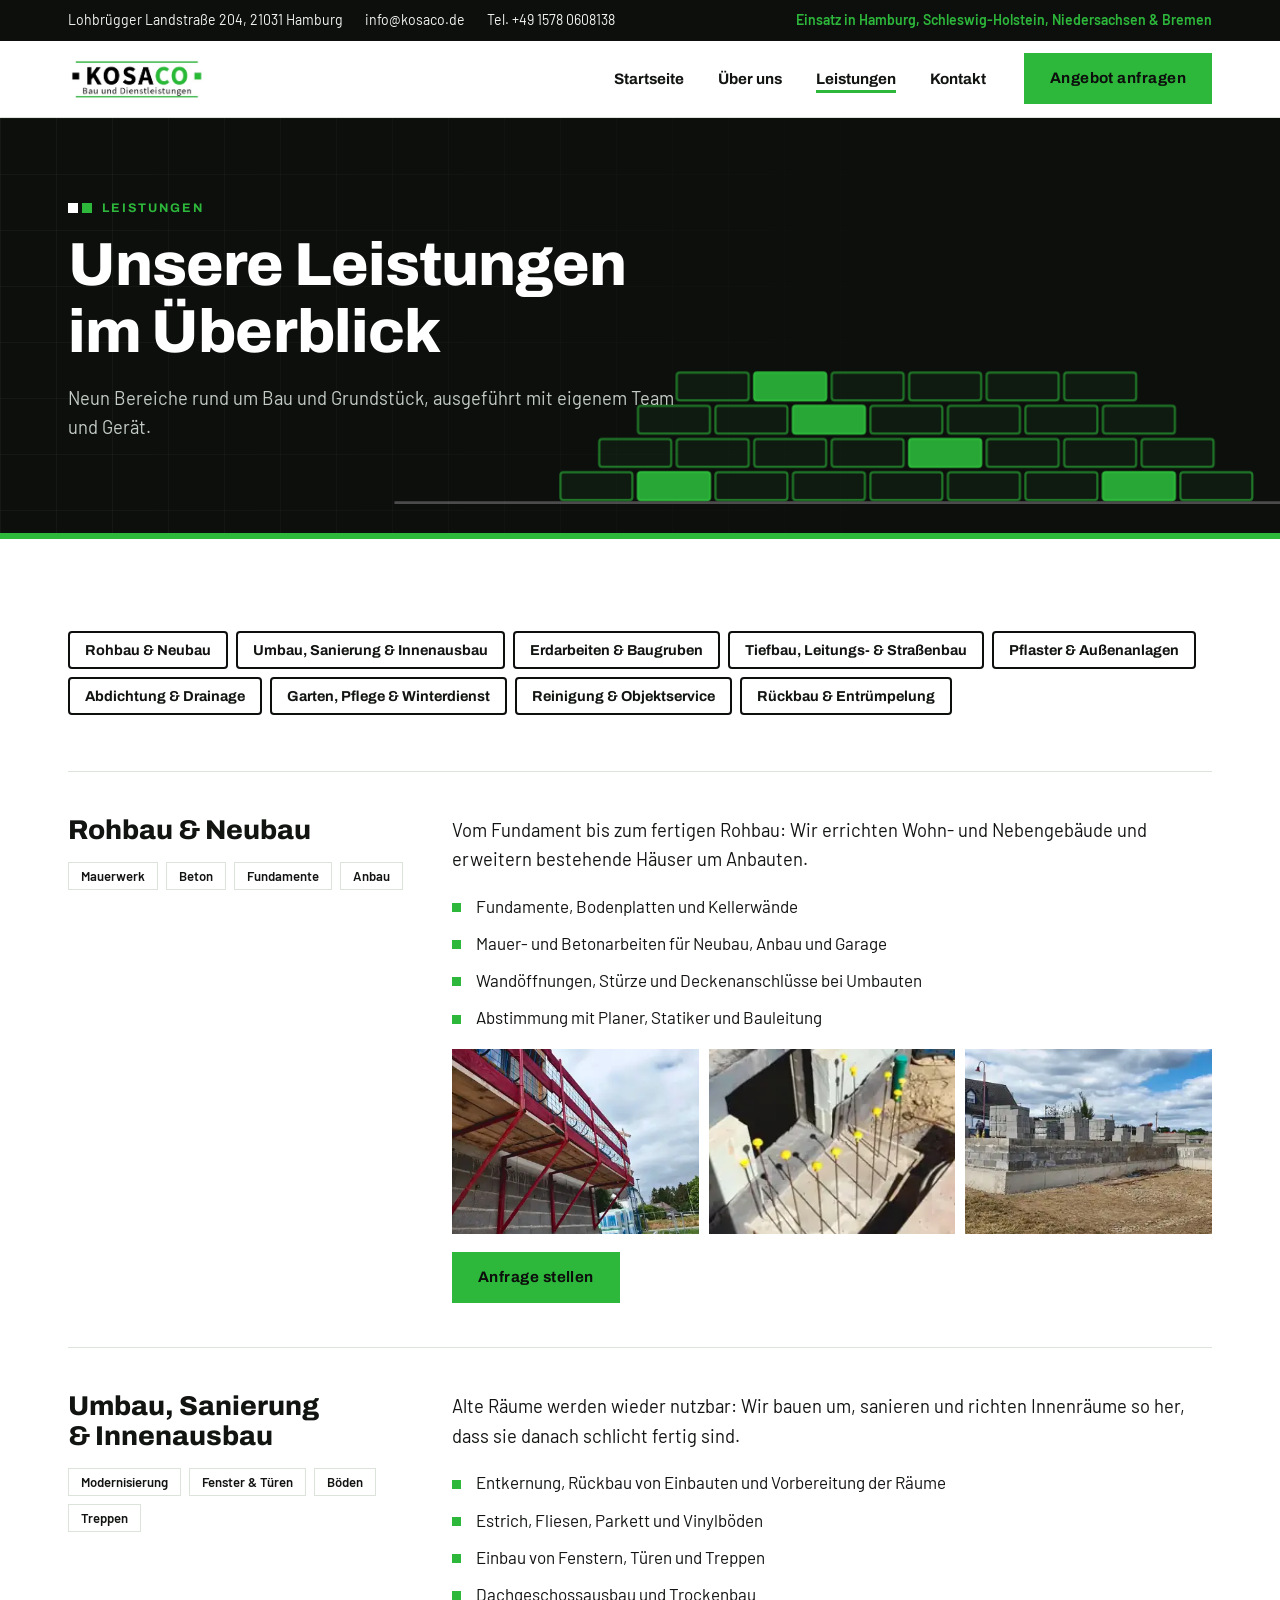
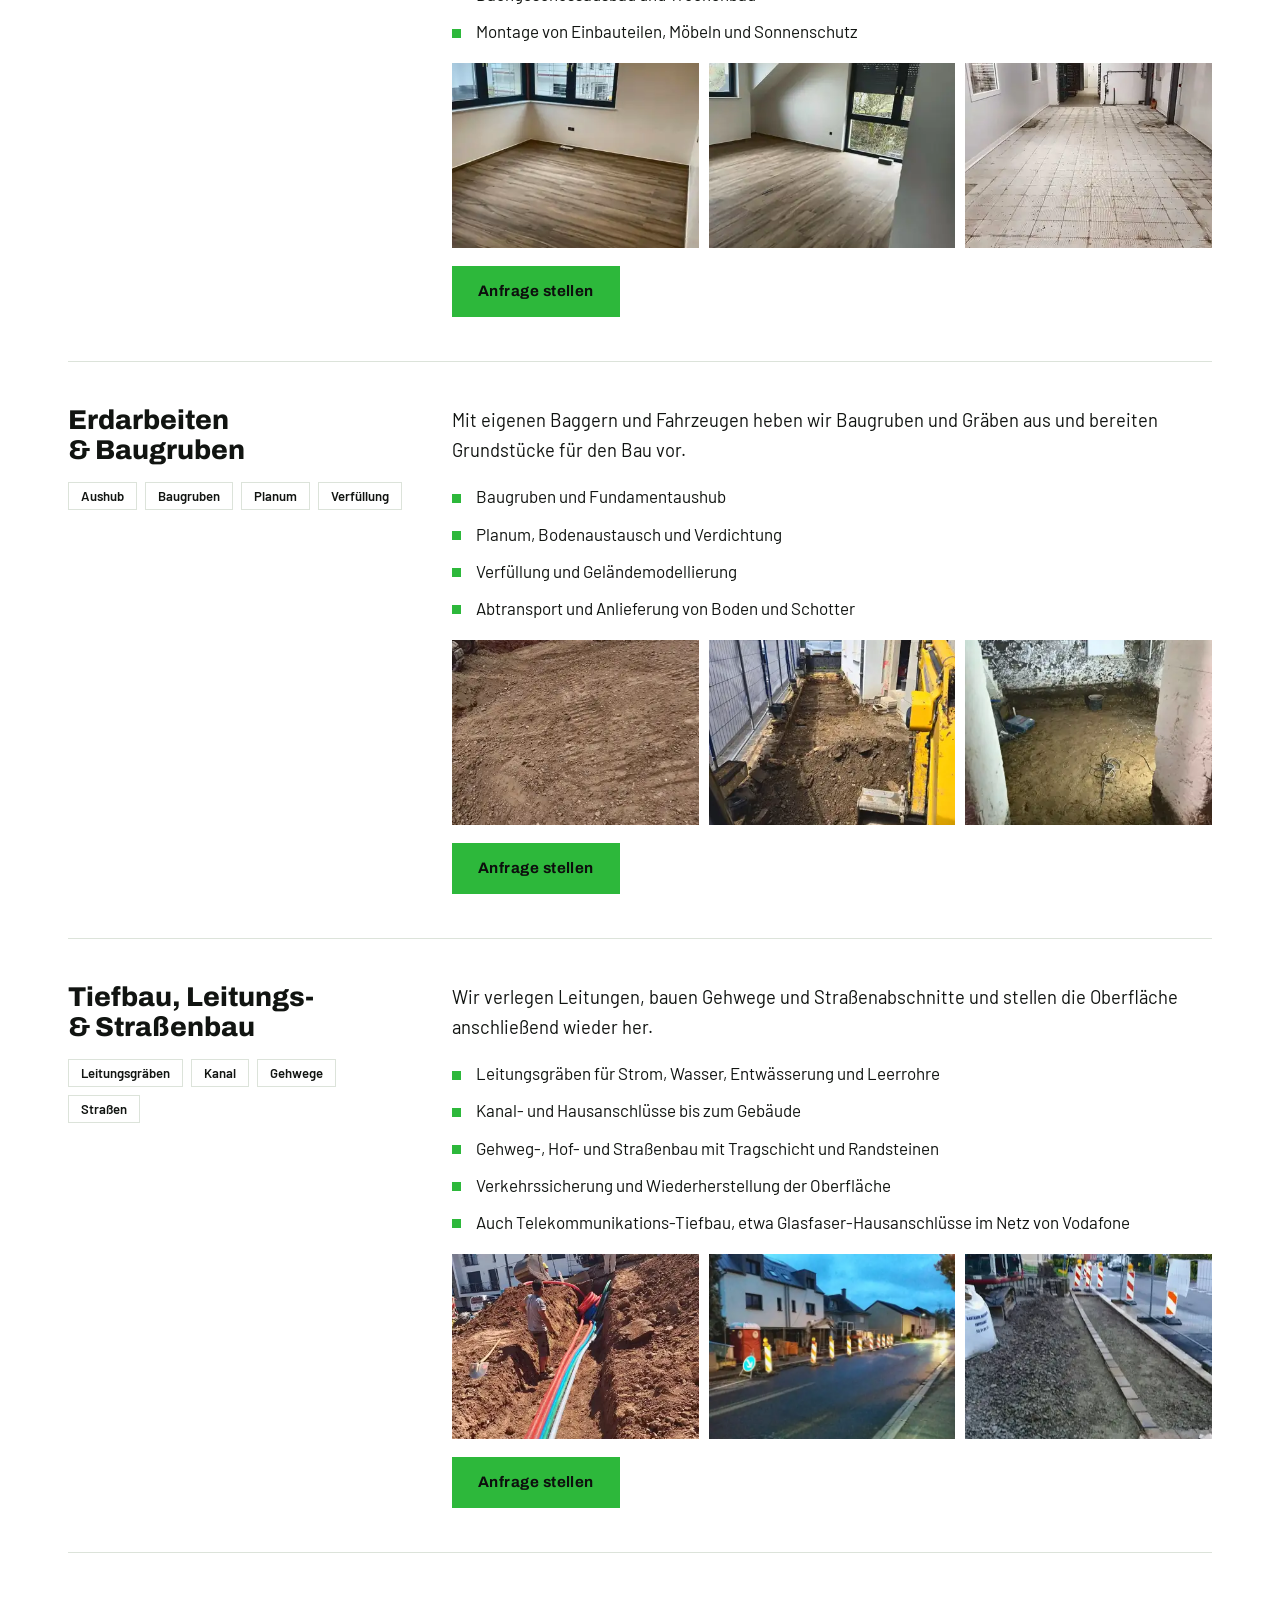
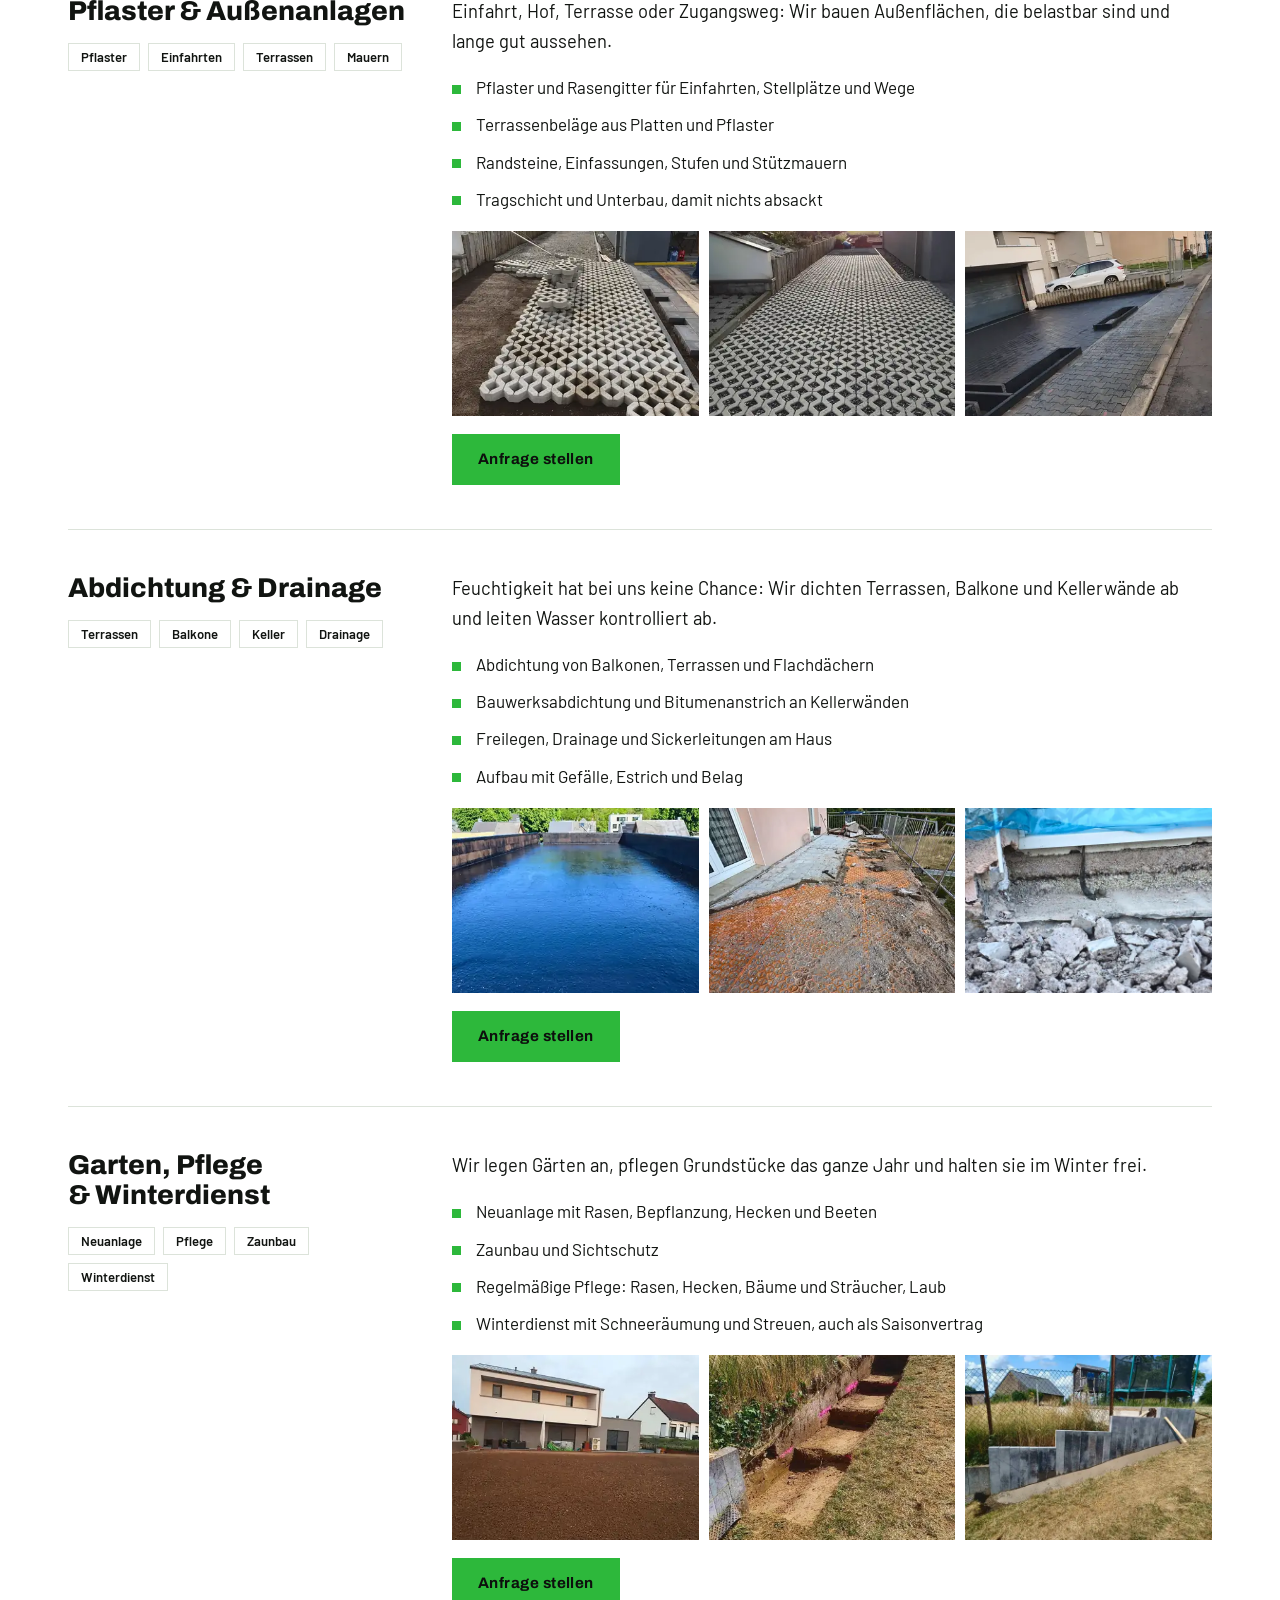
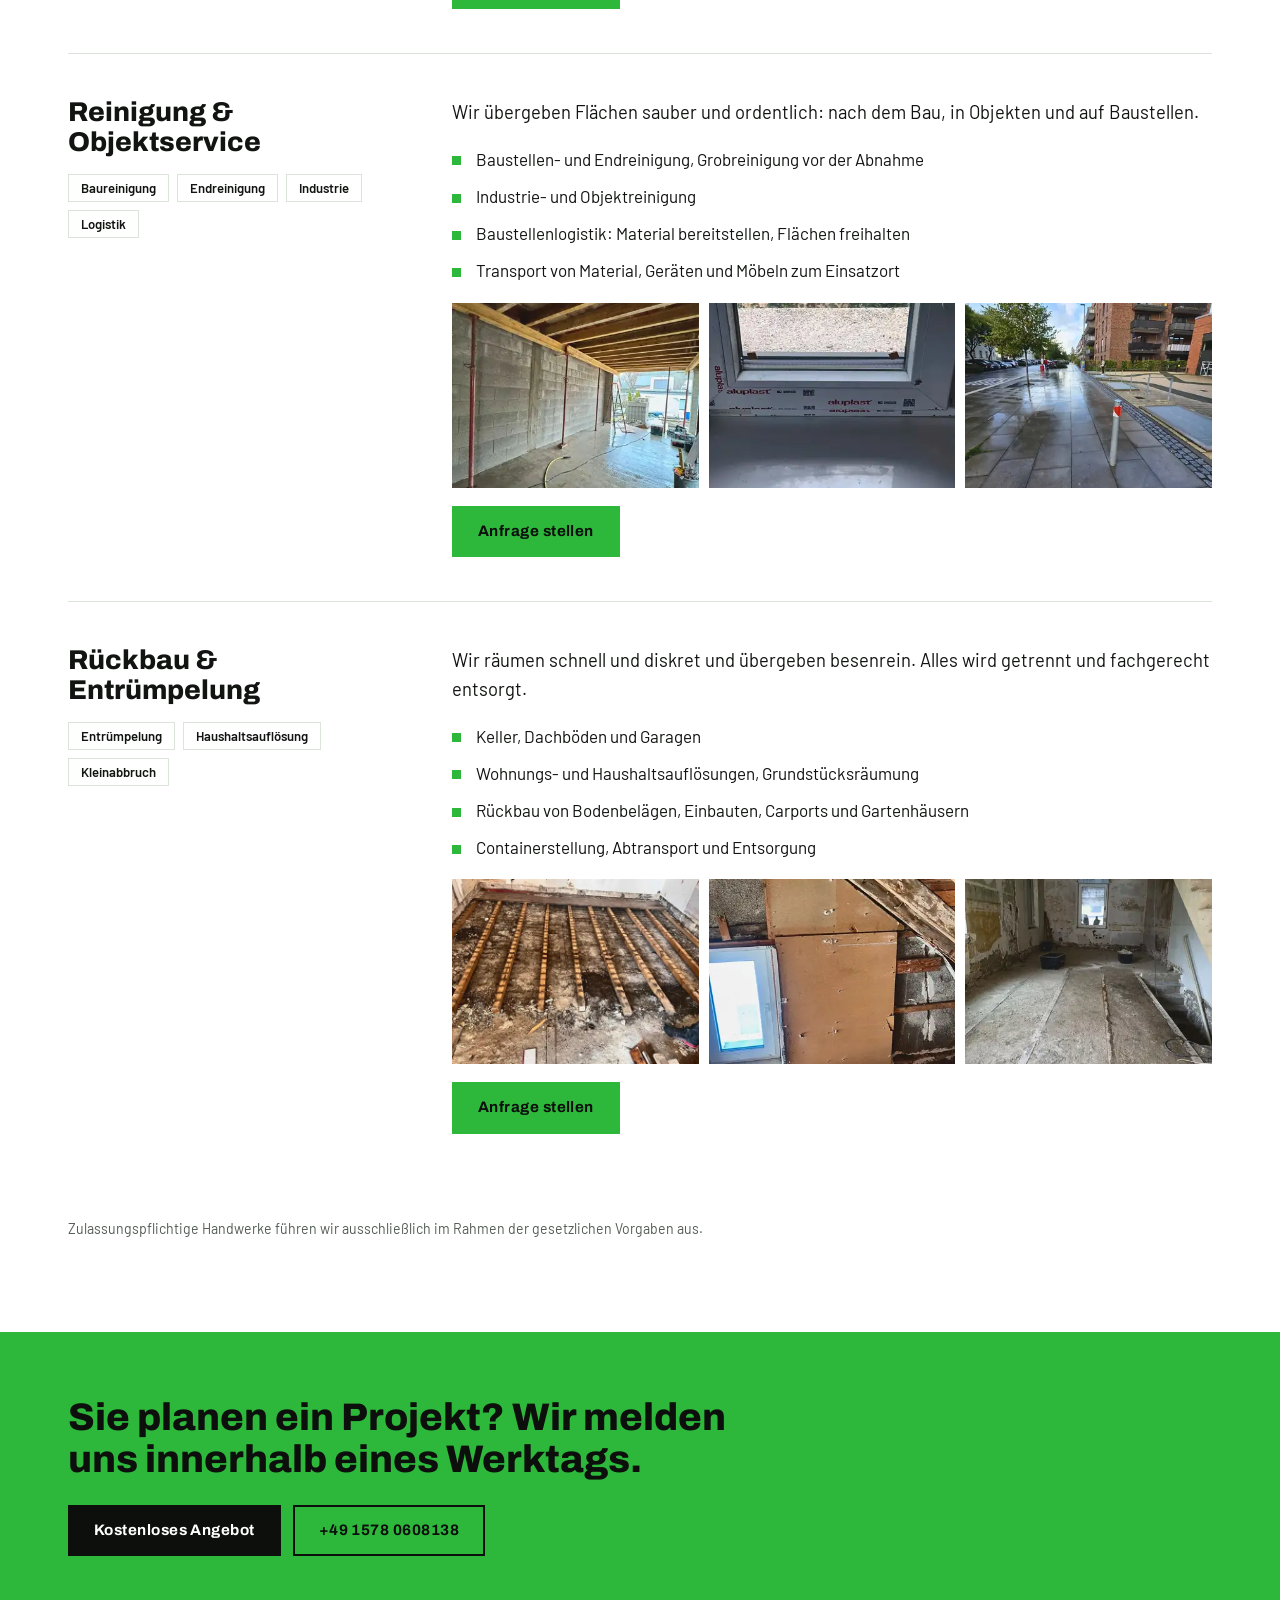
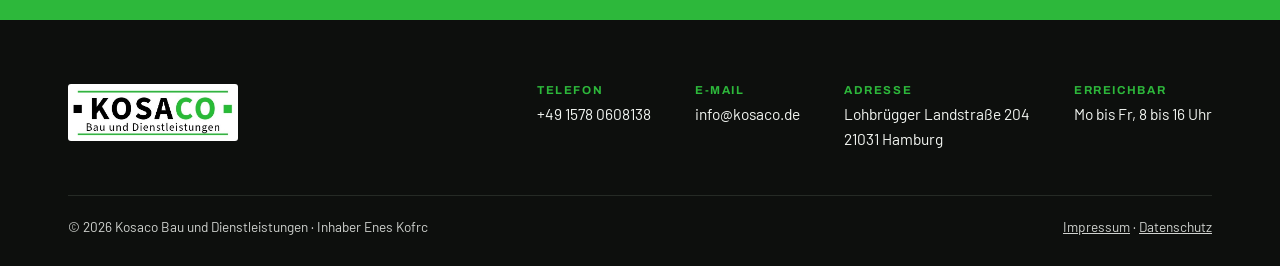
<file: leistungen.html>
<!doctype html>
<html lang="de">
<head>
<meta charset="utf-8">
<meta name="viewport" content="width=device-width, initial-scale=1, viewport-fit=cover">
<title>Leistungen | Kosaco Bau und Dienstleistungen</title>
<meta name="description" content="Rohbau, Erdarbeiten, Tiefbau, Pflaster, Abdichtung, Sanierung, Garten, Reinigung und Rückbau in Hamburg und Norddeutschland.">
<link rel="preload" href="fonts/barlow-latin-400-normal.woff2" as="font" type="font/woff2" crossorigin>
<link rel="icon" href="favicon.svg" type="image/svg+xml">
<link rel="icon" href="favicon.ico" sizes="32x32">
<link rel="apple-touch-icon" href="apple-touch-icon.png">
<link rel="stylesheet" href="styles.css">
</head>
<body>
<div class="topbar"><div class="wrap">
  <ul><li>Lohbrügger Landstraße 204, 21031 Hamburg</li><li><a href="mailto:info@kosaco.de">info@kosaco.de</a></li><li><a href="tel:+4915780608138">Tel. +49 1578 0608138</a></li></ul>
  <span class="em">Einsatz in Hamburg, Schleswig-Holstein, Niedersachsen &amp; Bremen</span>
  <span class="av">Erreichbar: Mo bis Fr, 8 bis 16 Uhr</span>
</div></div>
<header class="site"><div class="wrap">
  <a class="logo" href="index.html" aria-label="Kosaco Startseite"><img src="logo.jpg" alt="KOSACO Bau und Dienstleistungen" width="631" height="211"></a>
  <nav class="main" id="nav" aria-label="Hauptmenü"><ul><li><a href="index.html">Startseite</a></li><li><a href="ueber-uns.html">Über uns</a></li><li><a href="leistungen.html" aria-current="page">Leistungen</a></li><li><a href="kontakt.html">Kontakt</a></li></ul></nav>
  <div class="head-cta"><a class="btn btn-green" href="kontakt.html">Angebot anfragen</a>
  <button class="menu-btn" id="menuBtn" aria-expanded="false" aria-controls="nav">Menü</button></div>
</div></header>
<main>
<div class="page-hero"><svg class="trasse hero-wall" viewBox="0 0 1200 300" preserveAspectRatio="xMaxYMid slice" aria-hidden="true"><path d="M560 278H1240" class="hw-ground"/><rect class="bk" style="animation-delay:0.25s" x="680" y="256" width="52" height="20" rx="2"/><rect class="bk ac" style="animation-delay:0.31s" x="736" y="256" width="52" height="20" rx="2"/><rect class="bk" style="animation-delay:0.37s" x="792" y="256" width="52" height="20" rx="2"/><rect class="bk" style="animation-delay:0.43s" x="848" y="256" width="52" height="20" rx="2"/><rect class="bk" style="animation-delay:0.49s" x="904" y="256" width="52" height="20" rx="2"/><rect class="bk" style="animation-delay:0.55s" x="960" y="256" width="52" height="20" rx="2"/><rect class="bk" style="animation-delay:0.61s" x="1016" y="256" width="52" height="20" rx="2"/><rect class="bk ac" style="animation-delay:0.67s" x="1072" y="256" width="52" height="20" rx="2"/><rect class="bk" style="animation-delay:0.73s" x="1128" y="256" width="52" height="20" rx="2"/><rect class="bk" style="animation-delay:0.65s" x="708" y="232" width="52" height="20" rx="2"/><rect class="bk" style="animation-delay:0.71s" x="764" y="232" width="52" height="20" rx="2"/><rect class="bk" style="animation-delay:0.77s" x="820" y="232" width="52" height="20" rx="2"/><rect class="bk" style="animation-delay:0.83s" x="876" y="232" width="52" height="20" rx="2"/><rect class="bk ac" style="animation-delay:0.89s" x="932" y="232" width="52" height="20" rx="2"/><rect class="bk" style="animation-delay:0.95s" x="988" y="232" width="52" height="20" rx="2"/><rect class="bk" style="animation-delay:1.01s" x="1044" y="232" width="52" height="20" rx="2"/><rect class="bk" style="animation-delay:1.07s" x="1100" y="232" width="52" height="20" rx="2"/><rect class="bk" style="animation-delay:1.05s" x="736" y="208" width="52" height="20" rx="2"/><rect class="bk" style="animation-delay:1.11s" x="792" y="208" width="52" height="20" rx="2"/><rect class="bk ac" style="animation-delay:1.17s" x="848" y="208" width="52" height="20" rx="2"/><rect class="bk" style="animation-delay:1.23s" x="904" y="208" width="52" height="20" rx="2"/><rect class="bk" style="animation-delay:1.29s" x="960" y="208" width="52" height="20" rx="2"/><rect class="bk" style="animation-delay:1.35s" x="1016" y="208" width="52" height="20" rx="2"/><rect class="bk" style="animation-delay:1.41s" x="1072" y="208" width="52" height="20" rx="2"/><rect class="bk" style="animation-delay:1.45s" x="764" y="184" width="52" height="20" rx="2"/><rect class="bk ac" style="animation-delay:1.51s" x="820" y="184" width="52" height="20" rx="2"/><rect class="bk" style="animation-delay:1.57s" x="876" y="184" width="52" height="20" rx="2"/><rect class="bk" style="animation-delay:1.63s" x="932" y="184" width="52" height="20" rx="2"/><rect class="bk" style="animation-delay:1.69s" x="988" y="184" width="52" height="20" rx="2"/><rect class="bk" style="animation-delay:1.75s" x="1044" y="184" width="52" height="20" rx="2"/></svg><div class="wrap"><span class="eyebrow">Leistungen</span><h1>Unsere Leistungen im Überblick</h1><p class="lead">Neun Bereiche rund um Bau und Grundstück, ausgeführt mit eigenem Team und Gerät.</p></div></div>
<section><div class="wrap">
  <div class="jump"><a href="#rohbau">Rohbau &amp; Neubau</a><a href="#sanierung">Umbau, Sanierung &amp; Innenausbau</a><a href="#erdarbeiten">Erdarbeiten &amp; Baugruben</a><a href="#tiefbau">Tiefbau, Leitungs- &amp; Straßenbau</a><a href="#aussenanlagen">Pflaster &amp; Außenanlagen</a><a href="#abdichtung">Abdichtung &amp; Drainage</a><a href="#garten">Garten, Pflege &amp; Winterdienst</a><a href="#reinigung">Reinigung &amp; Objektservice</a><a href="#rueckbau">Rückbau &amp; Entrümpelung</a></div>
  <article class="detail" id="rohbau"><aside><h2>Rohbau &amp; Neubau</h2><div class="chips"><span>Mauerwerk</span><span>Beton</span><span>Fundamente</span><span>Anbau</span></div></aside>
  <div class="body"><p class="lead">Vom Fundament bis zum fertigen Rohbau: Wir errichten Wohn- und Nebengebäude und erweitern bestehende Häuser um Anbauten.</p><ul class="bul"><li>Fundamente, Bodenplatten und Kellerwände</li><li>Mauer- und Betonarbeiten für Neubau, Anbau und Garage</li><li>Wandöffnungen, Stürze und Deckenanschlüsse bei Umbauten</li><li>Abstimmung mit Planer, Statiker und Bauleitung</li></ul><div class="gal"><a class="ph" href="img/rohbau-umbau-15.webp"><img src="img/t/rohbau-umbau-15.webp" alt="Rohbau &amp; Neubau, Foto von Kosaco" loading="lazy"></a><a class="ph" href="img/rohbau-umbau-05.webp"><img src="img/t/rohbau-umbau-05.webp" alt="Rohbau &amp; Neubau, Foto von Kosaco" loading="lazy"></a><a class="ph" href="img/rohbau-umbau-06.webp"><img src="img/t/rohbau-umbau-06.webp" alt="Rohbau &amp; Neubau, Foto von Kosaco" loading="lazy"></a></div><div><a class="btn btn-green" href="kontakt.html#anfrage-rohbau">Anfrage stellen</a></div></div></article>
<article class="detail" id="sanierung"><aside><h2>Umbau, Sanierung &amp; Innenausbau</h2><div class="chips"><span>Modernisierung</span><span>Fenster &amp; Türen</span><span>Böden</span><span>Treppen</span></div></aside>
  <div class="body"><p class="lead">Alte Räume werden wieder nutzbar: Wir bauen um, sanieren und richten Innenräume so her, dass sie danach schlicht fertig sind.</p><ul class="bul"><li>Entkernung, Rückbau von Einbauten und Vorbereitung der Räume</li><li>Estrich, Fliesen, Parkett und Vinylböden</li><li>Einbau von Fenstern, Türen und Treppen</li><li>Dachgeschossausbau und Trockenbau</li><li>Montage von Einbauteilen, Möbeln und Sonnenschutz</li></ul><div class="gal"><a class="ph" href="img/innenausbau-05.webp"><img src="img/t/innenausbau-05.webp" alt="Umbau, Sanierung &amp; Innenausbau, Foto von Kosaco" loading="lazy"></a><a class="ph" href="img/innenausbau-06.webp"><img src="img/t/innenausbau-06.webp" alt="Umbau, Sanierung &amp; Innenausbau, Foto von Kosaco" loading="lazy"></a><a class="ph" href="img/innenausbau-01.webp"><img src="img/t/innenausbau-01.webp" alt="Umbau, Sanierung &amp; Innenausbau, Foto von Kosaco" loading="lazy"></a></div><div><a class="btn btn-green" href="kontakt.html#anfrage-sanierung">Anfrage stellen</a></div></div></article>
<article class="detail" id="erdarbeiten"><aside><h2>Erdarbeiten &amp; Baugruben</h2><div class="chips"><span>Aushub</span><span>Baugruben</span><span>Planum</span><span>Verfüllung</span></div></aside>
  <div class="body"><p class="lead">Mit eigenen Baggern und Fahrzeugen heben wir Baugruben und Gräben aus und bereiten Grundstücke für den Bau vor.</p><ul class="bul"><li>Baugruben und Fundamentaushub</li><li>Planum, Bodenaustausch und Verdichtung</li><li>Verfüllung und Geländemodellierung</li><li>Abtransport und Anlieferung von Boden und Schotter</li></ul><div class="gal"><a class="ph" href="img/erdarbeiten-baugrube-06.webp"><img src="img/t/erdarbeiten-baugrube-06.webp" alt="Erdarbeiten &amp; Baugruben, Foto von Kosaco" loading="lazy"></a><a class="ph" href="img/erdarbeiten-baugrube-07.webp"><img src="img/t/erdarbeiten-baugrube-07.webp" alt="Erdarbeiten &amp; Baugruben, Foto von Kosaco" loading="lazy"></a><a class="ph" href="img/erdarbeiten-baugrube-08.webp"><img src="img/t/erdarbeiten-baugrube-08.webp" alt="Erdarbeiten &amp; Baugruben, Foto von Kosaco" loading="lazy"></a></div><div><a class="btn btn-green" href="kontakt.html#anfrage-erdarbeiten">Anfrage stellen</a></div></div></article>
<article class="detail" id="tiefbau"><aside><h2>Tiefbau, Leitungs- &amp; Straßenbau</h2><div class="chips"><span>Leitungsgräben</span><span>Kanal</span><span>Gehwege</span><span>Straßen</span></div></aside>
  <div class="body"><p class="lead">Wir verlegen Leitungen, bauen Gehwege und Straßenabschnitte und stellen die Oberfläche anschließend wieder her.</p><ul class="bul"><li>Leitungsgräben für Strom, Wasser, Entwässerung und Leerrohre</li><li>Kanal- und Hausanschlüsse bis zum Gebäude</li><li>Gehweg-, Hof- und Straßenbau mit Tragschicht und Randsteinen</li><li>Verkehrssicherung und Wiederherstellung der Oberfläche</li><li>Auch Telekommunikations-Tiefbau, etwa Glasfaser-Hausanschlüsse im Netz von Vodafone</li></ul><div class="gal"><a class="ph" href="img/tiefbau-leitungen-04.webp"><img src="img/t/tiefbau-leitungen-04.webp" alt="Tiefbau, Leitungs- &amp; Straßenbau, Foto von Kosaco" loading="lazy"></a><a class="ph" href="img/strassen-gehwegbau-10.webp"><img src="img/t/strassen-gehwegbau-10.webp" alt="Tiefbau, Leitungs- &amp; Straßenbau, Foto von Kosaco" loading="lazy"></a><a class="ph" href="img/strassen-gehwegbau-13.webp"><img src="img/t/strassen-gehwegbau-13.webp" alt="Tiefbau, Leitungs- &amp; Straßenbau, Foto von Kosaco" loading="lazy"></a></div><div><a class="btn btn-green" href="kontakt.html#anfrage-tiefbau">Anfrage stellen</a></div></div></article>
<article class="detail" id="aussenanlagen"><aside><h2>Pflaster &amp; Außenanlagen</h2><div class="chips"><span>Pflaster</span><span>Einfahrten</span><span>Terrassen</span><span>Mauern</span></div></aside>
  <div class="body"><p class="lead">Einfahrt, Hof, Terrasse oder Zugangsweg: Wir bauen Außenflächen, die belastbar sind und lange gut aussehen.</p><ul class="bul"><li>Pflaster und Rasengitter für Einfahrten, Stellplätze und Wege</li><li>Terrassenbeläge aus Platten und Pflaster</li><li>Randsteine, Einfassungen, Stufen und Stützmauern</li><li>Tragschicht und Unterbau, damit nichts absackt</li></ul><div class="gal"><a class="ph" href="img/pflasterarbeiten-01.webp"><img src="img/t/pflasterarbeiten-01.webp" alt="Pflaster &amp; Außenanlagen, Foto von Kosaco" loading="lazy"></a><a class="ph" href="img/pflasterarbeiten-11.webp"><img src="img/t/pflasterarbeiten-11.webp" alt="Pflaster &amp; Außenanlagen, Foto von Kosaco" loading="lazy"></a><a class="ph" href="img/pflasterarbeiten-14.webp"><img src="img/t/pflasterarbeiten-14.webp" alt="Pflaster &amp; Außenanlagen, Foto von Kosaco" loading="lazy"></a></div><div><a class="btn btn-green" href="kontakt.html#anfrage-aussenanlagen">Anfrage stellen</a></div></div></article>
<article class="detail" id="abdichtung"><aside><h2>Abdichtung &amp; Drainage</h2><div class="chips"><span>Terrassen</span><span>Balkone</span><span>Keller</span><span>Drainage</span></div></aside>
  <div class="body"><p class="lead">Feuchtigkeit hat bei uns keine Chance: Wir dichten Terrassen, Balkone und Kellerwände ab und leiten Wasser kontrolliert ab.</p><ul class="bul"><li>Abdichtung von Balkonen, Terrassen und Flachdächern</li><li>Bauwerksabdichtung und Bitumenanstrich an Kellerwänden</li><li>Freilegen, Drainage und Sickerleitungen am Haus</li><li>Aufbau mit Gefälle, Estrich und Belag</li></ul><div class="gal"><a class="ph" href="img/terrassen-abdichtung-19.webp"><img src="img/t/terrassen-abdichtung-19.webp" alt="Abdichtung &amp; Drainage, Foto von Kosaco" loading="lazy"></a><a class="ph" href="img/terrassen-abdichtung-09.webp"><img src="img/t/terrassen-abdichtung-09.webp" alt="Abdichtung &amp; Drainage, Foto von Kosaco" loading="lazy"></a><a class="ph" href="img/terrassen-abdichtung-14.webp"><img src="img/t/terrassen-abdichtung-14.webp" alt="Abdichtung &amp; Drainage, Foto von Kosaco" loading="lazy"></a></div><div><a class="btn btn-green" href="kontakt.html#anfrage-abdichtung">Anfrage stellen</a></div></div></article>
<article class="detail" id="garten"><aside><h2>Garten, Pflege &amp; Winterdienst</h2><div class="chips"><span>Neuanlage</span><span>Pflege</span><span>Zaunbau</span><span>Winterdienst</span></div></aside>
  <div class="body"><p class="lead">Wir legen Gärten an, pflegen Grundstücke das ganze Jahr und halten sie im Winter frei.</p><ul class="bul"><li>Neuanlage mit Rasen, Bepflanzung, Hecken und Beeten</li><li>Zaunbau und Sichtschutz</li><li>Regelmäßige Pflege: Rasen, Hecken, Bäume und Sträucher, Laub</li><li>Winterdienst mit Schneeräumung und Streuen, auch als Saisonvertrag</li></ul><div class="gal"><a class="ph" href="img/aussenanlagen-16.webp"><img src="img/t/aussenanlagen-16.webp" alt="Garten, Pflege &amp; Winterdienst, Foto von Kosaco" loading="lazy"></a><a class="ph" href="img/aussenanlagen-17.webp"><img src="img/t/aussenanlagen-17.webp" alt="Garten, Pflege &amp; Winterdienst, Foto von Kosaco" loading="lazy"></a><a class="ph" href="img/aussenanlagen-18.webp"><img src="img/t/aussenanlagen-18.webp" alt="Garten, Pflege &amp; Winterdienst, Foto von Kosaco" loading="lazy"></a></div><div><a class="btn btn-green" href="kontakt.html#anfrage-garten">Anfrage stellen</a></div></div></article>
<article class="detail" id="reinigung"><aside><h2>Reinigung &amp; Objektservice</h2><div class="chips"><span>Baureinigung</span><span>Endreinigung</span><span>Industrie</span><span>Logistik</span></div></aside>
  <div class="body"><p class="lead">Wir übergeben Flächen sauber und ordentlich: nach dem Bau, in Objekten und auf Baustellen.</p><ul class="bul"><li>Baustellen- und Endreinigung, Grobreinigung vor der Abnahme</li><li>Industrie- und Objektreinigung</li><li>Baustellenlogistik: Material bereitstellen, Flächen freihalten</li><li>Transport von Material, Geräten und Möbeln zum Einsatzort</li></ul><div class="gal"><a class="ph" href="img/rohbau-umbau-11.webp"><img src="img/t/rohbau-umbau-11.webp" alt="Reinigung &amp; Objektservice, Foto von Kosaco" loading="lazy"></a><a class="ph" href="img/innenausbau-07.webp"><img src="img/t/innenausbau-07.webp" alt="Reinigung &amp; Objektservice, Foto von Kosaco" loading="lazy"></a><a class="ph" href="img/strassen-gehwegbau-20.webp"><img src="img/t/strassen-gehwegbau-20.webp" alt="Reinigung &amp; Objektservice, Foto von Kosaco" loading="lazy"></a></div><div><a class="btn btn-green" href="kontakt.html#anfrage-reinigung">Anfrage stellen</a></div></div></article>
<article class="detail" id="rueckbau"><aside><h2>Rückbau &amp; Entrümpelung</h2><div class="chips"><span>Entrümpelung</span><span>Haushaltsauflösung</span><span>Kleinabbruch</span></div></aside>
  <div class="body"><p class="lead">Wir räumen schnell und diskret und übergeben besenrein. Alles wird getrennt und fachgerecht entsorgt.</p><ul class="bul"><li>Keller, Dachböden und Garagen</li><li>Wohnungs- und Haushaltsauflösungen, Grundstücksräumung</li><li>Rückbau von Bodenbelägen, Einbauten, Carports und Gartenhäusern</li><li>Containerstellung, Abtransport und Entsorgung</li></ul><div class="gal"><a class="ph" href="img/rohbau-umbau-12.webp"><img src="img/t/rohbau-umbau-12.webp" alt="Rückbau &amp; Entrümpelung, Foto von Kosaco" loading="lazy"></a><a class="ph" href="img/rohbau-umbau-13.webp"><img src="img/t/rohbau-umbau-13.webp" alt="Rückbau &amp; Entrümpelung, Foto von Kosaco" loading="lazy"></a><a class="ph" href="img/rohbau-umbau-14.webp"><img src="img/t/rohbau-umbau-14.webp" alt="Rückbau &amp; Entrümpelung, Foto von Kosaco" loading="lazy"></a></div><div><a class="btn btn-green" href="kontakt.html#anfrage-rueckbau">Anfrage stellen</a></div></div></article>

  <p class="legal-note">Zulassungspflichtige Handwerke führen wir ausschließlich im Rahmen der gesetzlichen Vorgaben aus.</p>
</div></section>
<div class="band"><div class="wrap">
  <h2>Sie planen ein Projekt? Wir melden uns innerhalb eines Werktags.</h2>
  <div class="actions"><a class="btn btn-black" href="kontakt.html">Kostenloses Angebot</a><a class="btn btn-line" href="tel:+4915780608138">+49 1578 0608138</a></div>
</div></div>
</main>
<footer class="site"><div class="wrap">
  <div class="f-top">
    <span class="f-logo"><img src="logo.jpg" alt="KOSACO Bau und Dienstleistungen" width="631" height="211"></span>
    <dl class="f-info">
      <div><dt>Telefon</dt><dd><a href="tel:+4915780608138">+49 1578 0608138</a></dd></div>
      <div><dt>E-Mail</dt><dd><a href="mailto:info@kosaco.de">info@kosaco.de</a></dd></div>
      <div><dt>Adresse</dt><dd>Lohbrügger Landstraße 204<br>21031 Hamburg</dd></div>
      <div><dt>Erreichbar</dt><dd>Mo bis Fr, 8 bis 16 Uhr</dd></div>
    </dl>
  </div>
  <div class="legal"><span>© 2026 Kosaco Bau und Dienstleistungen · Inhaber Enes Kofrc</span>
  <span><a href="impressum.html">Impressum</a> · <a href="datenschutz.html">Datenschutz</a></span></div>
</div></footer>
<script src="site.js"></script>
</body>
</html>
</file>
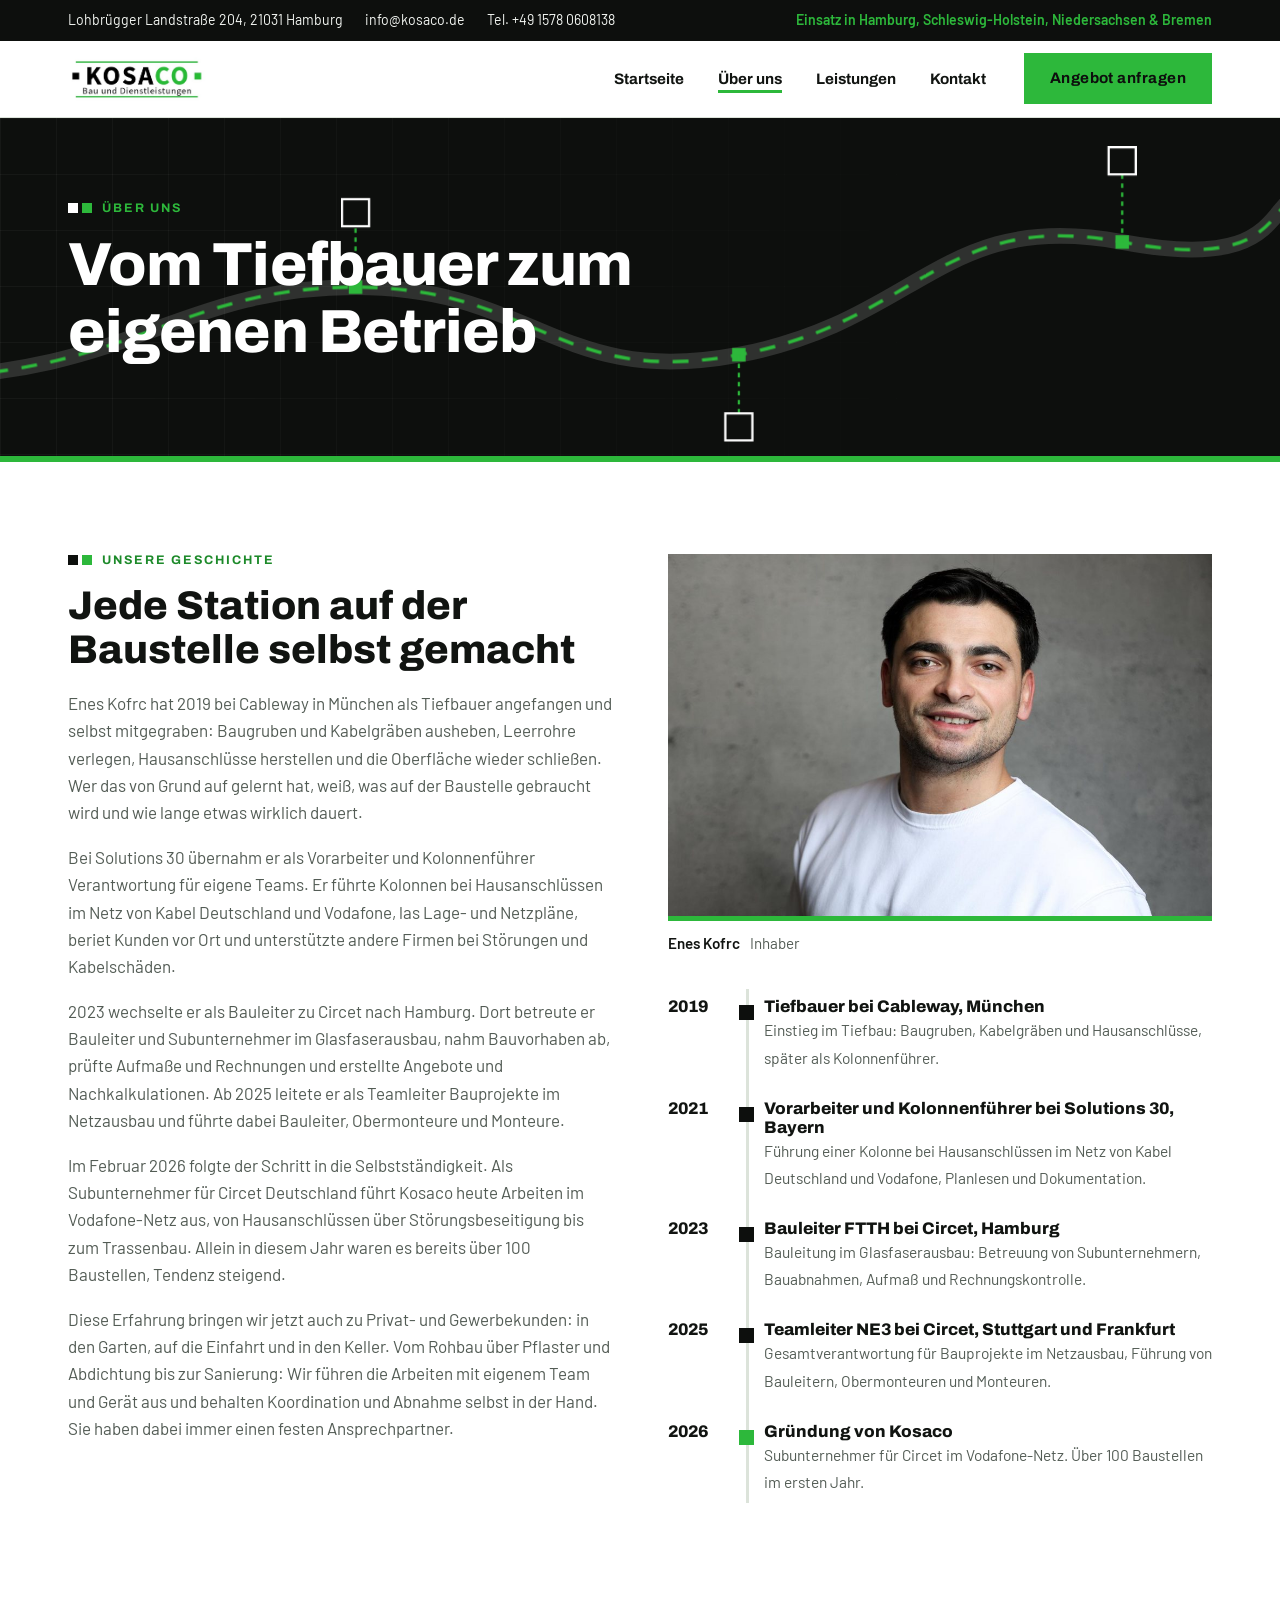
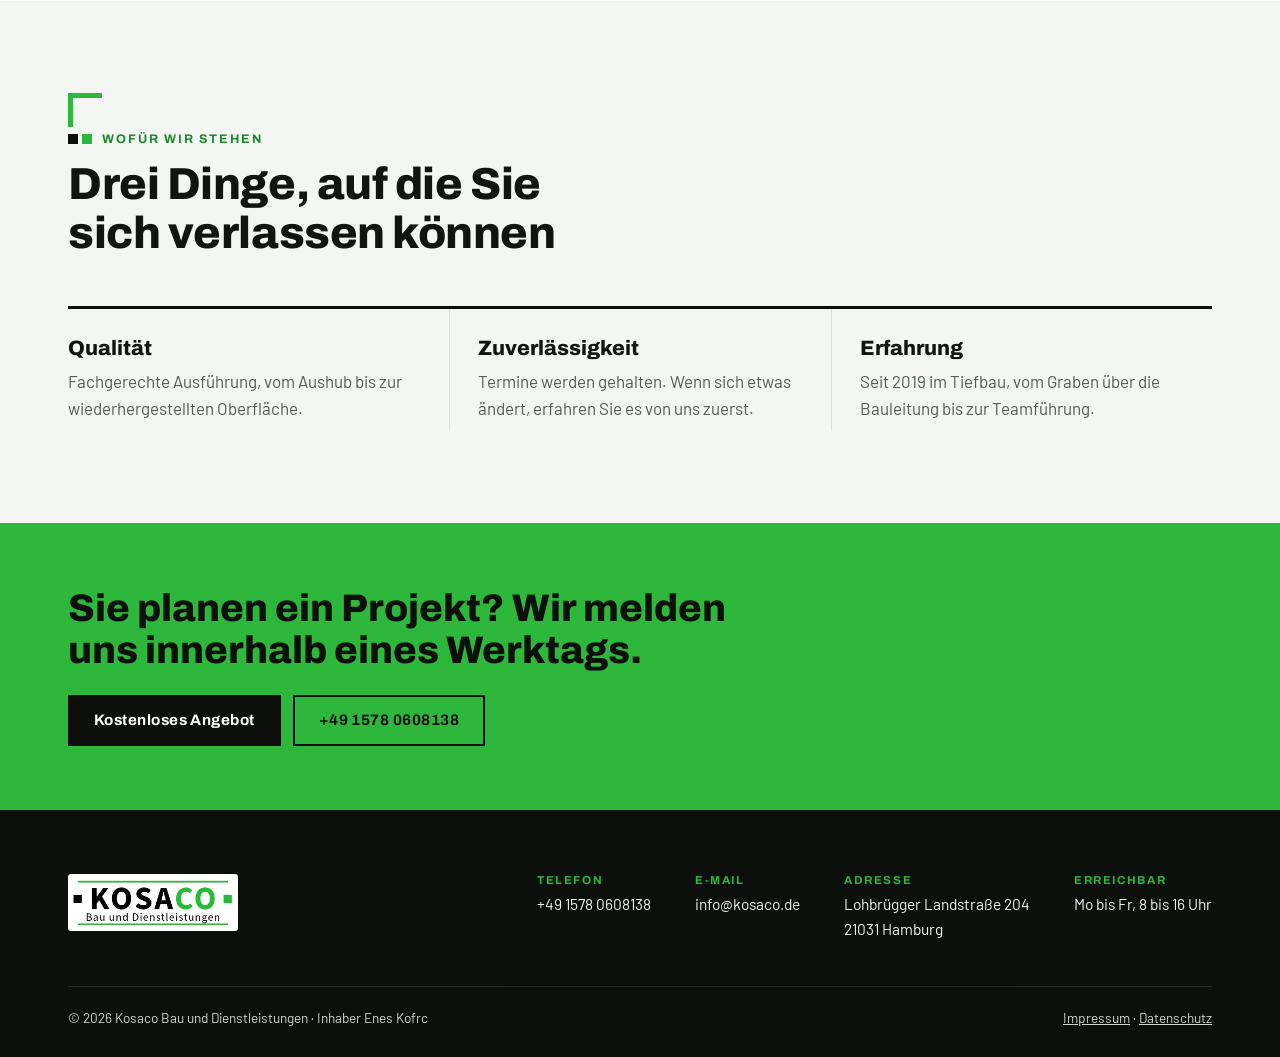
<file: ueber-uns.html>
<!doctype html>
<html lang="de">
<head>
<meta charset="utf-8">
<meta name="viewport" content="width=device-width, initial-scale=1, viewport-fit=cover">
<title>Über uns | Kosaco Bau und Dienstleistungen</title>
<meta name="description" content="Enes Kofrc hat 2019 als Tiefbauer angefangen, später Teams geführt und 2026 Kosaco in Hamburg gegründet.">
<link rel="preload" href="fonts/barlow-latin-400-normal.woff2" as="font" type="font/woff2" crossorigin>
<link rel="icon" href="favicon.svg" type="image/svg+xml">
<link rel="icon" href="favicon.ico" sizes="32x32">
<link rel="apple-touch-icon" href="apple-touch-icon.png">
<link rel="stylesheet" href="styles.css">
</head>
<body>
<div class="topbar"><div class="wrap">
  <ul><li>Lohbrügger Landstraße 204, 21031 Hamburg</li><li><a href="mailto:info@kosaco.de">info@kosaco.de</a></li><li><a href="tel:+4915780608138">Tel. +49 1578 0608138</a></li></ul>
  <span class="em">Einsatz in Hamburg, Schleswig-Holstein, Niedersachsen &amp; Bremen</span>
  <span class="av">Erreichbar: Mo bis Fr, 8 bis 16 Uhr</span>
</div></div>
<header class="site"><div class="wrap">
  <a class="logo" href="index.html" aria-label="Kosaco Startseite"><img src="logo.jpg" alt="KOSACO Bau und Dienstleistungen" width="631" height="211"></a>
  <nav class="main" id="nav" aria-label="Hauptmenü"><ul><li><a href="index.html">Startseite</a></li><li><a href="ueber-uns.html" aria-current="page">Über uns</a></li><li><a href="leistungen.html">Leistungen</a></li><li><a href="kontakt.html">Kontakt</a></li></ul></nav>
  <div class="head-cta"><a class="btn btn-green" href="kontakt.html">Angebot anfragen</a>
  <button class="menu-btn" id="menuBtn" aria-expanded="false" aria-controls="nav">Menü</button></div>
</div></header>
<main>
<div class="page-hero"><svg class="trasse" viewBox="0 0 1200 300" preserveAspectRatio="xMaxYMid slice" aria-hidden="true">
  <path class="tr-base" d="M-20 230 C 180 230 220 150 380 150 S 560 240 720 210 S 900 80 1060 110 S 1180 60 1240 60"/>
  <path class="tr-run" d="M-20 230 C 180 230 220 150 380 150 S 560 240 720 210 S 900 80 1060 110 S 1180 60 1240 60"/>
  <g class="tr-nodes"><rect x="374" y="144" width="12" height="12"/><rect x="714" y="204" width="12" height="12"/><rect x="1054" y="104" width="12" height="12"/>
  <path d="M380 150 V 96" /><path d="M720 210 V 262"/><path d="M1060 110 V 50"/>
  <rect class="hs" x="368" y="72" width="24" height="24"/><rect class="hs" x="708" y="262" width="24" height="24"/><rect class="hs" x="1048" y="26" width="24" height="24"/></g>
</svg><div class="wrap"><span class="eyebrow">Über uns</span><h1>Vom Tiefbauer zum eigenen Betrieb</h1></div></div>
<section><div class="wrap split">
  <div class="stack">
    <span class="eyebrow">Unsere Geschichte</span>
    <h2>Jede Station auf der Baustelle selbst gemacht</h2>
    <p>Enes Kofrc hat 2019 bei Cableway in München als Tiefbauer angefangen und selbst mitgegraben: Baugruben und Kabelgräben ausheben, Leerrohre verlegen, Hausanschlüsse herstellen und die Oberfläche wieder schließen. Wer das von Grund auf gelernt hat, weiß, was auf der Baustelle gebraucht wird und wie lange etwas wirklich dauert.</p>
    <p>Bei Solutions 30 übernahm er als Vorarbeiter und Kolonnenführer Verantwortung für eigene Teams. Er führte Kolonnen bei Hausanschlüssen im Netz von Kabel Deutschland und Vodafone, las Lage- und Netzpläne, beriet Kunden vor Ort und unterstützte andere Firmen bei Störungen und Kabelschäden.</p>
    <p>2023 wechselte er als Bauleiter zu Circet nach Hamburg. Dort betreute er Bauleiter und Subunternehmer im Glasfaserausbau, nahm Bauvorhaben ab, prüfte Aufmaße und Rechnungen und erstellte Angebote und Nachkalkulationen. Ab 2025 leitete er als Teamleiter Bauprojekte im Netzausbau und führte dabei Bauleiter, Obermonteure und Monteure.</p>
    <p>Im Februar 2026 folgte der Schritt in die Selbstständigkeit. Als Subunternehmer für Circet Deutschland führt Kosaco heute Arbeiten im Vodafone-Netz aus, von Hausanschlüssen über Störungsbeseitigung bis zum Trassenbau. Allein in diesem Jahr waren es bereits über 100 Baustellen, Tendenz steigend.</p>
    <p>Diese Erfahrung bringen wir jetzt auch zu Privat- und Gewerbekunden: in den Garten, auf die Einfahrt und in den Keller. Vom Rohbau über Pflaster und Abdichtung bis zur Sanierung: Wir führen die Arbeiten mit eigenem Team und Gerät aus und behalten Koordination und Abnahme selbst in der Hand. Sie haben dabei immer einen festen Ansprechpartner.</p>
  </div>
  <div class="stack"><figure class="portrait"><img src="enes.jpg" alt="Enes Kofrc, Inhaber von Kosaco" width="1000" height="666" loading="lazy"><figcaption><strong>Enes Kofrc</strong><span>Inhaber</span></figcaption></figure>
  <ol class="timeline">
    <li><time>2019</time><div><strong>Tiefbauer bei Cableway, München</strong><span>Einstieg im Tiefbau: Baugruben, Kabelgräben und Hausanschlüsse, später als Kolonnenführer.</span></div></li>
    <li><time>2021</time><div><strong>Vorarbeiter und Kolonnenführer bei Solutions 30, Bayern</strong><span>Führung einer Kolonne bei Hausanschlüssen im Netz von Kabel Deutschland und Vodafone, Planlesen und Dokumentation.</span></div></li>
    <li><time>2023</time><div><strong>Bauleiter FTTH bei Circet, Hamburg</strong><span>Bauleitung im Glasfaserausbau: Betreuung von Subunternehmern, Bauabnahmen, Aufmaß und Rechnungskontrolle.</span></div></li>
    <li><time>2025</time><div><strong>Teamleiter NE3 bei Circet, Stuttgart und Frankfurt</strong><span>Gesamtverantwortung für Bauprojekte im Netzausbau, Führung von Bauleitern, Obermonteuren und Monteuren.</span></div></li>
    <li class="now"><time>2026</time><div><strong>Gründung von Kosaco</strong><span>Subunternehmer für Circet im Vodafone-Netz. Über 100 Baustellen im ersten Jahr.</span></div></li>
  </ol></div>
</div></section>
<section class="paper"><div class="wrap">
  <div class="sec-head"><span class="eyebrow">Wofür wir stehen</span><h2>Drei Dinge, auf die Sie sich verlassen können</h2></div>
  <div class="values">
    <div class="value"><h3>Qualität</h3><p>Fachgerechte Ausführung, vom Aushub bis zur wiederhergestellten Oberfläche.</p></div>
    <div class="value"><h3>Zuverlässigkeit</h3><p>Termine werden gehalten. Wenn sich etwas ändert, erfahren Sie es von uns zuerst.</p></div>
    <div class="value"><h3>Erfahrung</h3><p>Seit 2019 im Tiefbau, vom Graben über die Bauleitung bis zur Teamführung.</p></div>
  </div>
</div></section>
<div class="band"><div class="wrap">
  <h2>Sie planen ein Projekt? Wir melden uns innerhalb eines Werktags.</h2>
  <div class="actions"><a class="btn btn-black" href="kontakt.html">Kostenloses Angebot</a><a class="btn btn-line" href="tel:+4915780608138">+49 1578 0608138</a></div>
</div></div>
</main>
<footer class="site"><div class="wrap">
  <div class="f-top">
    <span class="f-logo"><img src="logo.jpg" alt="KOSACO Bau und Dienstleistungen" width="631" height="211"></span>
    <dl class="f-info">
      <div><dt>Telefon</dt><dd><a href="tel:+4915780608138">+49 1578 0608138</a></dd></div>
      <div><dt>E-Mail</dt><dd><a href="mailto:info@kosaco.de">info@kosaco.de</a></dd></div>
      <div><dt>Adresse</dt><dd>Lohbrügger Landstraße 204<br>21031 Hamburg</dd></div>
      <div><dt>Erreichbar</dt><dd>Mo bis Fr, 8 bis 16 Uhr</dd></div>
    </dl>
  </div>
  <div class="legal"><span>© 2026 Kosaco Bau und Dienstleistungen · Inhaber Enes Kofrc</span>
  <span><a href="impressum.html">Impressum</a> · <a href="datenschutz.html">Datenschutz</a></span></div>
</div></footer>
<script src="site.js"></script>
</body>
</html>
</file>
<file: styles.css>
/* Kosaco – Gestaltung 2026: schwarz, grün, eckig. Passmarken (Vermessungsecken) als Erkennungszeichen. */
@font-face{font-family:'Archivo';font-style:normal;font-weight:600;font-display:swap;src:url(fonts/archivo-latin-600-normal.woff2) format('woff2')}
@font-face{font-family:'Archivo';font-style:normal;font-weight:700;font-display:swap;src:url(fonts/archivo-latin-700-normal.woff2) format('woff2')}
@font-face{font-family:'Archivo';font-style:normal;font-weight:800;font-display:swap;src:url(fonts/archivo-latin-800-normal.woff2) format('woff2')}
@font-face{font-family:'Barlow';font-style:normal;font-weight:400;font-display:swap;src:url(fonts/barlow-latin-400-normal.woff2) format('woff2')}
@font-face{font-family:'Barlow';font-style:normal;font-weight:500;font-display:swap;src:url(fonts/barlow-latin-500-normal.woff2) format('woff2')}
@font-face{font-family:'Barlow';font-style:normal;font-weight:600;font-display:swap;src:url(fonts/barlow-latin-600-normal.woff2) format('woff2')}
:root{
  --black:#0D0F0D;--steel:#1A1E1A;--ink:#111411;--muted:#535C55;--paper:#F3F6F2;--white:#fff;--line:#DCE3DA;
  --green:#2DB83B;--green-ink:#1D8A2A;--green-soft:#E6F5E7;--on-black:#F2F5F1;--on-black-2:#B5BFB6;
  --f-display:"Archivo","Arial Black",Arial,sans-serif;--f-body:"Barlow","Segoe UI",Helvetica,Arial,sans-serif;
  --wrap:1180px;--gut:max(18px,env(safe-area-inset-left,0px));--r:4px;color-scheme:light}
*,*::before,*::after{box-sizing:border-box}
html{scroll-behavior:smooth;scroll-padding-top:96px;-webkit-text-size-adjust:100%;overflow-x:clip}
body{margin:0;background:var(--white);color:var(--ink);font:400 1.0625rem/1.6 var(--f-body)}
img{max-width:100%;height:auto;display:block}
a{color:inherit}
:focus-visible{outline:3px solid var(--green);outline-offset:2px}
h1,h2,h3{font-family:var(--f-display);line-height:1.1;margin:0;text-wrap:balance}
p{margin:0}
.wrap{width:100%;max-width:var(--wrap);margin-inline:auto;padding-inline:var(--gut)}
.green{color:var(--green)}
.eyebrow{display:inline-flex;align-items:center;gap:10px;font:700 .78rem/1 var(--f-display);letter-spacing:.16em;text-transform:uppercase;color:var(--green-ink)}
.eyebrow::before{content:"";width:10px;height:10px;background:var(--green);box-shadow:-14px 0 0 var(--black);margin-left:14px}
.on-dark .eyebrow,.hero .eyebrow,.page-hero .eyebrow{color:var(--green)}
.hero .eyebrow::before,.page-hero .eyebrow::before,.on-dark .eyebrow::before{box-shadow:-14px 0 0 #fff}
.btn{display:inline-flex;align-items:center;justify-content:center;gap:8px;font:700 .95rem/1 var(--f-display);letter-spacing:.03em;padding:16px 24px;border:2px solid transparent;border-radius:var(--r);text-decoration:none;cursor:pointer;transition:background .15s,color .15s,border-color .15s,transform .15s}
.btn-green{background:var(--green);color:var(--black)}
.btn-green:hover{background:#38CC47}
.btn-black{background:var(--black);color:#fff}
.btn-black:hover{background:var(--green);color:var(--black)}
.btn-ghost{border-color:#fff;color:#fff}
.btn-ghost:hover{background:#fff;color:var(--black)}
.btn-line{border-color:var(--black);color:var(--black)}
.btn-line:hover{background:var(--black);color:#fff}
.actions{display:flex;flex-wrap:wrap;gap:12px}
@keyframes ctaPulse{0%,100%{box-shadow:0 0 0 0 rgba(45,184,59,.5)}50%{box-shadow:0 0 0 10px rgba(45,184,59,0)}}
.pulse{animation:ctaPulse 2.8s ease-in-out infinite}.pulse:hover{animation:none}

/* Kopf */
.topbar{background:var(--black);color:var(--on-black);font-size:.88rem}
.topbar .wrap{display:flex;flex-wrap:wrap;justify-content:space-between;gap:4px 24px;padding-block:9px}
.topbar ul{display:flex;flex-wrap:wrap;gap:4px 22px;list-style:none;margin:0;padding:0}
.topbar a{text-decoration:none}.topbar a:hover{color:var(--green)}
.topbar .em{color:var(--green);font-weight:600}
.topbar .av{display:none}
header.site{position:sticky;top:0;z-index:40;background:rgba(255,255,255,.97);backdrop-filter:blur(8px);border-bottom:1px solid var(--line)}
header.site .wrap{display:flex;align-items:center;gap:24px;min-height:76px}
.logo img{height:46px;width:auto}
nav.main{margin-left:auto}
nav.main ul{display:flex;gap:6px;list-style:none;margin:0;padding:0}
nav.main a{display:block;padding:10px 14px;font:700 .95rem var(--f-display);text-decoration:none;position:relative}
nav.main a::after{content:"";position:absolute;left:14px;right:14px;bottom:4px;height:3px;background:var(--green);transform:scaleX(0);transform-origin:left;transition:transform .2s}
nav.main a:hover::after,nav.main a[aria-current]::after{transform:scaleX(1)}
.head-cta{display:flex;align-items:center;gap:10px}
.menu-btn{display:none;font:700 .9rem var(--f-display);background:#fff;border:2px solid var(--black);border-radius:var(--r);padding:10px 14px;cursor:pointer}

/* Startseite: Hero */
.hero{position:relative;background:var(--black);color:#fff;overflow:hidden;isolation:isolate}
.hero::before{content:"";position:absolute;inset:0;z-index:-1;
  background:linear-gradient(rgba(255,255,255,.045) 1px,transparent 1px) 0 0/64px 64px,linear-gradient(90deg,rgba(255,255,255,.045) 1px,transparent 1px) 0 0/64px 64px;
  -webkit-mask-image:linear-gradient(90deg,#000,transparent 75%);mask-image:linear-gradient(90deg,#000,transparent 75%)}
.hero-in{display:grid;grid-template-columns:minmax(0,1.02fr) minmax(0,.98fr);min-height:600px}
.hero-copy{padding:72px 48px 80px max(var(--gut),calc((100vw - var(--wrap))/2 + var(--gut)));display:flex;flex-direction:column;justify-content:center;gap:26px}
.hero h1{font-size:clamp(2.6rem,5.4vw,4.6rem);font-weight:800;letter-spacing:-.02em}
.hero .lead{font-size:1.15rem;color:var(--on-black-2);max-width:34em}
.hero-points{display:flex;flex-wrap:wrap;gap:8px 22px;list-style:none;margin:0;padding:0;font:600 .95rem var(--f-body);color:var(--on-black)}
.hero-points li{display:flex;align-items:center;gap:8px}.hero-points li::before{content:"";width:8px;height:8px;background:var(--green)}
.hp-wrap{position:absolute;inset:0;background:var(--green);clip-path:polygon(16% 0,100% 0,100% 100%,0 100%)}
.hp-wrap img{position:absolute;inset:0;width:100%;height:100%;object-fit:cover;object-position:50% 18%;clip-path:polygon(calc(16% + 12px) 0,100% 0,100% 100%,12px 100%)}
.hp-wrap::after{content:"";position:absolute;inset:0;background:linear-gradient(90deg,rgba(13,15,13,.35),transparent 40%);clip-path:polygon(calc(16% + 12px) 0,100% 0,100% 100%,12px 100%)}
.hp-cap{position:absolute;left:22%;bottom:34px;z-index:2;background:var(--black);color:#fff;padding:14px 20px;border-top:4px solid var(--green);display:grid;gap:2px;max-width:min(320px,70%)}
.hp-cap strong{font:800 1.1rem var(--f-display)}.hp-cap span{font-size:.9rem;color:var(--on-black-2)}
.hero-photo{position:relative;min-height:560px}

/* Vorteile + Zahlen */
.trust{background:var(--paper);border-bottom:1px solid var(--line)}
.trust .wrap{display:grid;grid-template-columns:repeat(4,1fr)}
.tr-item{display:flex;gap:14px;align-items:flex-start;padding:26px 22px 26px 0}
.tr-item+.tr-item{padding-left:22px;border-left:1px solid var(--line)}
.tr-ico{width:42px;height:42px;flex:none;border:2px solid var(--black);display:grid;place-items:center;background:#fff}
.tr-ico svg{width:22px;height:22px;stroke:var(--black);fill:none;stroke-width:2;stroke-linecap:round;stroke-linejoin:round}
.tr-item b{display:block;font:800 1rem var(--f-display)}.tr-item span{font-size:.92rem;color:var(--muted);line-height:1.4;display:block}
.stats{background:var(--steel);color:#fff;border-bottom:6px solid var(--green)}
.stats .wrap{display:grid;grid-template-columns:repeat(4,1fr)}
.stat{padding:40px 0 38px;display:grid;gap:6px}.stat+.stat{padding-left:28px;border-left:1px solid #2C332C}
.stat b{font:800 clamp(2.4rem,4.5vw,3.6rem)/1 var(--f-display);color:var(--green)}
.stat span{font:700 .78rem var(--f-display);letter-spacing:.14em;text-transform:uppercase;color:var(--on-black-2)}

/* Laufband */
.marquee{overflow:hidden;background:var(--green);color:var(--black);border-block:1px solid #26A034}
.mq-track{display:flex;width:max-content;animation:mq 46s linear infinite}
.mq-set{display:flex;align-items:center;gap:26px;padding:16px 13px;white-space:nowrap}
.mq-set span{font:800 1rem var(--f-display);letter-spacing:.06em;text-transform:uppercase}
.mq-set i{width:9px;height:9px;background:var(--black);flex:none}
@keyframes mq{to{transform:translateX(-50%)}}

/* Abschnitte */
section{padding:92px 0}
.paper{background:var(--paper)}
.dark{background:var(--black);color:var(--on-black)}
.sec-head{position:relative;display:grid;gap:14px;max-width:760px;margin-bottom:48px;padding:40px 0 0 0}
.sec-head::before{content:"";position:absolute;left:0;top:0;width:34px;height:34px;border-top:5px solid var(--green);border-left:5px solid var(--green)}
.sec-head h2{font-size:clamp(1.9rem,3.6vw,2.8rem);font-weight:800;letter-spacing:-.01em}
.sec-head p{color:var(--muted);font-size:1.1rem}
.dark .sec-head p{color:var(--on-black-2)}
.grid{display:grid;gap:18px;grid-template-columns:repeat(4,1fr)}
.svc{position:relative;display:flex;flex-direction:column;gap:12px;background:#fff;border:1px solid var(--line);padding:26px 24px 24px;text-decoration:none;overflow:hidden;transition:transform .2s,border-color .2s,box-shadow .2s}
.svc::after{content:"";position:absolute;left:0;right:0;bottom:0;height:5px;background:var(--green);transform:scaleX(0);transform-origin:left;transition:transform .25s}
.svc:hover{transform:translateY(-4px);border-color:var(--black);box-shadow:0 16px 30px -18px rgba(0,0,0,.35)}.svc:hover::after{transform:scaleX(1)}
.svc .num{position:absolute;right:18px;top:10px;font:800 3rem/1 var(--f-display);color:#E6ECE4}
.svc-ico{width:52px;height:52px;background:var(--green-soft);display:grid;place-items:center}
.svc-ico svg{width:28px;height:28px;stroke:var(--green-ink);fill:none;stroke-width:1.8;stroke-linecap:round;stroke-linejoin:round}
.svc h3{font-size:1.2rem;font-weight:800}
.svc p{color:var(--muted);font-size:.98rem;flex:1}
.svc .who{font:700 .72rem var(--f-display);letter-spacing:.12em;text-transform:uppercase;color:var(--green-ink)}
.svc .more{font:700 .9rem var(--f-display);color:var(--black)}
.svc.partner .who{color:#6B5F2B}
.why{display:grid;grid-template-columns:repeat(4,1fr);gap:0;border-top:1px solid #2C332C}
.why-i{padding:30px 26px 30px 0;display:grid;gap:10px;align-content:start}.why-i+.why-i{padding-left:26px;border-left:1px solid #2C332C}
.why-i .n{font:800 2.4rem/1 var(--f-display);color:var(--green)}
.why-i h3{font-size:1.2rem;font-weight:800;color:#fff}.why-i p{color:var(--on-black-2);font-size:.98rem}
.note{margin-top:34px;display:grid;grid-template-columns:auto 1fr;gap:20px;align-items:center;border:1px solid #2C332C;border-left:6px solid var(--green);padding:22px 26px;background:var(--steel);color:var(--on-black)}
.note b{font:800 1.05rem var(--f-display);color:#fff}.note a{color:var(--green);font-weight:600}
.steps{display:grid;grid-template-columns:repeat(4,1fr);gap:28px;counter-reset:s;list-style:none;margin:0;padding:0;position:relative}
.steps::before{content:"";position:absolute;left:0;right:0;top:25px;border-top:3px dashed #C9D2C7}
.steps li{position:relative;display:grid;gap:8px;align-content:start}
.steps b{width:52px;height:52px;display:grid;place-items:center;background:var(--black);color:var(--green);font:800 1.4rem var(--f-display);position:relative}
.steps strong{font:800 1.1rem var(--f-display);margin-top:8px}.steps span{color:var(--muted);font-size:.98rem}
.band{background:var(--green);color:var(--black);padding:64px 0}
.band .wrap{display:flex;flex-wrap:wrap;gap:24px 40px;align-items:center;justify-content:space-between}
.band h2{font-size:clamp(1.6rem,3vw,2.4rem);font-weight:800;max-width:24em}
.band .btn-black:hover{background:#fff;color:var(--black)}.band .btn-line{border-color:var(--black)}
.regions{display:flex;flex-wrap:wrap;gap:8px}.regions span{border:2px solid var(--black);padding:7px 14px;font:700 .9rem var(--f-display);border-radius:var(--r);background:#fff}

/* Unterseiten */
.page-hero{position:relative;background:var(--black);color:#fff;overflow:hidden;border-bottom:6px solid var(--green);isolation:isolate}
.page-hero::before{content:"";position:absolute;inset:0;z-index:-1;background:linear-gradient(rgba(255,255,255,.04) 1px,transparent 1px) 0 0/56px 56px,linear-gradient(90deg,rgba(255,255,255,.04) 1px,transparent 1px) 0 0/56px 56px;-webkit-mask-image:linear-gradient(90deg,#000,transparent 80%);mask-image:linear-gradient(90deg,#000,transparent 80%)}
.page-hero .wrap{position:relative;z-index:1;padding-block:84px 90px;display:grid;gap:18px;max-width:var(--wrap)}
.page-hero h1{font-size:clamp(2.2rem,5vw,3.8rem);font-weight:800;letter-spacing:-.015em;max-width:13em}
.page-hero .lead{color:#C4CCC5;font-size:1.15rem;max-width:34em}
.split{display:grid;grid-template-columns:1fr 1fr;gap:56px;align-items:start}
.stack{display:grid;gap:18px}
.stack h2{font-size:clamp(1.8rem,3.2vw,2.5rem);font-weight:800}
.stack p{color:var(--muted)}
.portrait{margin:0;display:grid;gap:10px}
.portrait img{width:100%;max-height:430px;object-fit:cover;object-position:50% 25%;border-bottom:5px solid var(--green)}
.portrait figcaption{display:flex;gap:10px;align-items:baseline;font-size:.95rem}.portrait figcaption span{color:var(--muted)}
.timeline{list-style:none;margin:10px 0 0;padding:0;position:relative}
.timeline::before{content:"";position:absolute;left:78px;top:6px;bottom:6px;width:3px;background:var(--line)}
.timeline li{display:grid;grid-template-columns:62px 1fr;gap:34px;padding:14px 0;position:relative}
.timeline li::after{content:"";position:absolute;left:71px;top:22px;width:15px;height:15px;background:var(--black)}
.timeline li.now::after{background:var(--green)}
.timeline time{font:800 1.05rem var(--f-display)}
.timeline strong{display:block;font:800 1.05rem var(--f-display)}.timeline span{color:var(--muted);font-size:.97rem}
.values{display:grid;grid-template-columns:repeat(3,1fr);gap:0;border-top:3px solid var(--black)}
.value{padding:28px 28px 8px 0}.value+.value{padding-left:28px;border-left:1px solid var(--line)}
.value h3{font-size:1.3rem;font-weight:800;margin-bottom:8px}.value p{color:var(--muted)}
/* Leistungen */
.jump{display:flex;flex-wrap:wrap;gap:8px;margin-bottom:56px}
.jump a{font:700 .9rem var(--f-display);padding:9px 15px;border:2px solid var(--black);border-radius:var(--r);text-decoration:none;background:#fff;transition:background .15s,color .15s}
.jump a:hover{background:var(--black);color:#fff}
.group-head{display:grid;gap:8px;margin:0 0 26px}.group-head h2{font-size:clamp(1.7rem,3vw,2.3rem);font-weight:800}.group-head p{color:var(--muted)}
.group-head.second{margin-top:84px}
.detail{display:grid;grid-template-columns:340px 1fr;gap:44px;padding:44px 0;border-top:1px solid var(--line);scroll-margin-top:96px}
.detail aside{display:grid;gap:16px;align-content:start}
.detail aside h2{font-size:1.7rem;font-weight:800}
.chips{display:flex;flex-wrap:wrap;gap:8px}.chips span{font:600 .82rem var(--f-body);padding:5px 12px;border-radius:99px;background:var(--green-soft);color:var(--green-ink)}
.detail .body{display:grid;gap:18px;align-content:start}
.detail .lead{font-size:1.15rem;color:var(--ink)}
.bul{list-style:none;margin:0;padding:0;display:grid;gap:10px}
.bul li{position:relative;padding-left:24px}.bul li::before{content:"";position:absolute;left:0;top:.62em;width:9px;height:9px;background:var(--green)}
.partner-box{background:var(--black);color:var(--on-black);padding:34px 34px 38px;border-top:6px solid var(--green);margin-bottom:12px}
.partner-box h3{font-size:1.5rem;font-weight:800;color:#fff;margin-bottom:20px}
.pb-grid{display:grid;grid-template-columns:repeat(3,1fr);gap:28px}
.pb-grid b{display:block;font:800 .95rem var(--f-display);color:var(--green);margin-bottom:6px}.pb-grid span{font-size:.95rem;color:var(--on-black-2)}
/* Kontakt */
.c-info{display:grid;gap:0;border-top:3px solid var(--black)}
.c-row{display:grid;gap:4px;padding:20px 0;border-bottom:1px solid var(--line)}
.c-row small{font:700 .75rem var(--f-display);letter-spacing:.14em;text-transform:uppercase;color:var(--muted)}
.c-row strong{font:800 1.4rem/1.2 var(--f-display)}.c-row strong a{text-decoration:none}.c-row strong a:hover{color:var(--green-ink)}
button.copy,a.copy{justify-self:start;font:600 .85rem var(--f-body);border:1px solid var(--line);background:#fff;border-radius:var(--r);padding:5px 10px;cursor:pointer;color:var(--ink)}
form.quote{background:var(--paper);border:1px solid var(--line);border-top:6px solid var(--green);padding:30px;display:grid;gap:18px}
form.quote h3{font-size:1.5rem;font-weight:800}
.f2{display:grid;grid-template-columns:1fr 1fr;gap:16px}
form.quote label{display:grid;gap:6px;font-weight:600;font-size:.92rem}
input,textarea{font:inherit;font-weight:400;color:var(--ink);background:#fff;border:1px solid #C7D0C5;border-radius:var(--r);padding:12px 14px;width:100%}
textarea{min-height:130px;resize:vertical}
input:focus,textarea:focus{outline:3px solid rgba(45,184,59,.35);border-color:var(--green)}
fieldset{border:0;padding:0;margin:0}legend{font-weight:600;font-size:.92rem;margin-bottom:10px;padding:0}
.chips-in{display:flex;flex-wrap:wrap;gap:8px}
.chips-in label{position:relative;display:inline-flex!important;grid-template-columns:none;align-items:center;gap:8px;border:1px solid #C7D0C5;border-radius:99px;padding:7px 14px;background:#fff;font-weight:500!important;cursor:pointer;user-select:none;transition:background .15s,border-color .15s}
.chips-in label::before{content:"";width:16px;height:16px;flex:none;border:2px solid #9BA89A;border-radius:50%;background:#fff;transition:all .15s}
.chips-in input{position:absolute;opacity:0;width:1px;height:1px;padding:0;border:0;pointer-events:none}
.chips-in label:hover{border-color:var(--green)}
.chips-in label:has(input:checked){background:var(--green-soft);border-color:var(--green);color:var(--green-ink);font-weight:600!important}
.chips-in label:has(input:checked)::before{border-color:var(--green);background:var(--green) url("data:image/svg+xml,%3Csvg xmlns='http://www.w3.org/2000/svg' viewBox='0 0 16 16'%3E%3Cpath d='M4 8.5l2.5 2.5L12 5.5' fill='none' stroke='%23fff' stroke-width='2' stroke-linecap='round' stroke-linejoin='round'/%3E%3C/svg%3E") center/100% no-repeat}
.chips-in label:has(input:focus-visible){outline:2px solid var(--green-ink);outline-offset:2px}
.consent{display:flex!important;gap:10px;align-items:flex-start;font-weight:400!important}
.consent input{width:auto;margin-top:5px;accent-color:var(--green-ink)}
.form-msg{font-weight:600;color:var(--green-ink)}
.legal-text{display:grid;gap:14px}.legal-text>*{max-width:760px}.legal-text h2{font-size:1.5rem;margin-top:22px;font-weight:800}.legal-text h3{font-size:1.1rem;margin-top:8px}
.legal-text a{color:var(--green-ink)}
/* Fuß */
footer.site{background:var(--black);color:var(--on-black);padding:64px 0 28px;box-shadow:0 400px 0 400px var(--black);clip-path:inset(0 0 -800px 0)}
.f-top{display:grid;grid-template-columns:auto 1fr;gap:48px;align-items:start}
.f-logo img{width:170px;border-radius:3px}
.f-info{display:grid;grid-template-columns:repeat(4,auto);gap:24px 44px;margin:0;justify-content:end}
.f-info dt{font:700 .72rem var(--f-display);letter-spacing:.14em;text-transform:uppercase;color:var(--green);margin-bottom:6px}
.f-info dd{margin:0;font-size:.97rem}.f-info a{text-decoration:none}.f-info a:hover{color:var(--green)}
footer .legal{display:flex;flex-wrap:wrap;gap:10px 24px;justify-content:space-between;margin-top:44px;padding-top:20px;border-top:1px solid #2A302A;font-size:.85rem;opacity:.85}
.float{position:fixed;right:16px;bottom:calc(16px + env(safe-area-inset-bottom,0px));z-index:30;display:flex;flex-direction:column;gap:10px}
.float a{width:54px;height:54px;border-radius:50%;display:grid;place-items:center;box-shadow:0 8px 20px rgba(0,0,0,.25)}
.float .wa{background:#25D366}.float .tel{background:var(--black)}.float svg{width:27px;height:27px}
/* Einblenden */
.rv{opacity:0;transform:translateY(22px);transition:opacity .6s ease,transform .6s ease}.rv.in{opacity:1;transform:none}
@media (prefers-reduced-motion:reduce){*{animation:none!important;transition:none!important}.rv{opacity:1;transform:none}}
/* Responsive */
@media (max-width:1100px){.grid{grid-template-columns:repeat(2,1fr)}.f-info{grid-template-columns:repeat(2,auto)}.trust .wrap{grid-template-columns:1fr 1fr}.tr-item:nth-child(3){padding-left:0;border-left:0}.tr-item:nth-child(n+3){border-top:1px solid var(--line)}}
@media (max-width:960px){
  .menu-btn{display:inline-flex}.head-cta .btn{display:none}
  nav.main{position:absolute;left:0;right:0;top:100%;background:#fff;border-bottom:1px solid var(--line);display:none;margin:0}
  nav.main.open{display:block}nav.main ul{flex-direction:column;padding:10px var(--gut) 18px}nav.main a{padding:14px 4px;font-size:1.05rem}nav.main a::after{display:none}
  header.site .wrap{justify-content:space-between}
  .hero-in{grid-template-columns:1fr;min-height:0}.hero-copy{padding:56px var(--gut) 40px}
  .hero-photo{min-height:0;height:380px}.hp-wrap{clip-path:polygon(0 9%,100% 0,100% 100%,0 100%)}.hp-wrap img{clip-path:polygon(0 calc(9% + 10px),100% 10px,100% 100%,0 100%)}.hp-cap{left:var(--gut);bottom:24px}
  .split{grid-template-columns:1fr;gap:40px}.detail{grid-template-columns:1fr;gap:20px}
  .why{grid-template-columns:1fr 1fr}.why-i:nth-child(3){padding-left:0;border-left:0}.why-i:nth-child(n+3){border-top:1px solid #2C332C}
  .steps{grid-template-columns:1fr 1fr;gap:36px 24px}.steps::before{display:none}
  .pb-grid,.values{grid-template-columns:1fr}.value+.value{padding-left:0;border-left:0;border-top:1px solid var(--line)}
  .note{grid-template-columns:1fr}
  .f-top{grid-template-columns:1fr}.f-info{justify-content:start}
  section{padding:68px 0}
}
@media (max-width:700px){
  .topbar{font-size:.8rem}.topbar .wrap{padding-block:7px;gap:2px 14px}
  .topbar ul li:first-child,.topbar .em{display:none}.topbar ul{gap:4px 18px}
  .topbar .av{display:block;color:var(--green);font-weight:600;font-size:.78rem;width:100%}
  .float{right:12px;bottom:calc(12px + env(safe-area-inset-bottom,0px));gap:8px}.float a{width:46px;height:46px}.float svg{width:23px;height:23px}
  .stats .wrap{grid-template-columns:1fr 1fr}.stat{padding:28px 0}.stat:nth-child(3){padding-left:0;border-left:0}.stat:nth-child(n+3){border-top:1px solid #2C332C}
  .grid{grid-template-columns:1fr}.f2{grid-template-columns:1fr}.f-info{grid-template-columns:1fr}
  .trust .wrap{grid-template-columns:1fr}.tr-item,.tr-item+.tr-item{padding:18px 0;border-left:0}.tr-item+.tr-item{border-top:1px solid var(--line)}
  .why{grid-template-columns:1fr}.why-i,.why-i+.why-i{padding:24px 0;border-left:0}.why-i+.why-i{border-top:1px solid #2C332C}
  .steps{grid-template-columns:1fr}
  .page-hero .wrap{padding-block:60px 64px}.page-hero .trasse{opacity:.4}
  .timeline::before{left:64px}.timeline li{grid-template-columns:48px 1fr;gap:28px}.timeline li::after{left:57px}
  form.quote{padding:22px 18px}
}
@keyframes inFade{from{opacity:0}}
.trasse{position:absolute;inset:0;width:100%;height:100%;z-index:0;pointer-events:none}
.tr-base{fill:none;stroke:rgba(255,255,255,.14);stroke-width:14;stroke-linecap:round}
.tr-run{fill:none;stroke:var(--green);stroke-width:3;stroke-dasharray:14 12;animation:run 1.2s linear infinite,drawIn 1.6s ease .5s both}
.tr-nodes rect{fill:var(--green)}
.tr-nodes path{stroke:var(--green);stroke-width:2;stroke-dasharray:4 4;fill:none}
.tr-nodes .hs{fill:none;stroke:#fff;stroke-width:2}
.tr-nodes{animation:inFade .6s ease 1.6s both}
.tr-nodes rect:not(.hs){animation:blink 2.4s ease-in-out 2.2s infinite}
.tr-nodes rect:nth-of-type(2){animation-delay:3s}.tr-nodes rect:nth-of-type(3){animation-delay:3.8s}
@keyframes run{to{stroke-dashoffset:-26}}
@keyframes drawIn{from{opacity:0;clip-path:inset(0 100% 0 0)}to{opacity:1;clip-path:inset(0 0 0 0)}}
@keyframes blink{50%{fill:#fff}}
.hero-wall .hw-ground{stroke:rgba(255,255,255,.25);stroke-width:2;fill:none}
.hero-wall .bk{fill:rgba(45,184,59,.07);stroke:rgba(45,184,59,.6);stroke-width:1.6;animation:bkDrop .6s cubic-bezier(.2,.9,.3,1.2) both}
.hero-wall .bk.ac{fill:rgba(45,184,59,.9);stroke:#2DB83B}
@keyframes bkDrop{from{opacity:0;transform:translateY(-46px)}to{opacity:1;transform:none}}
.hero-signal .rg{fill:none;stroke:rgba(45,184,59,.55);stroke-width:2;transform-box:fill-box;transform-origin:center;animation:ringOut 5s ease-out infinite}
@keyframes ringOut{from{transform:scale(.35);opacity:.9}to{transform:scale(1.25);opacity:0}}
.hero-signal .ct-line{stroke:rgba(255,255,255,.25);stroke-width:1.5;stroke-dasharray:4 5}
.hero-signal .ct-node{fill:#0D0F0D;stroke:#2DB83B;stroke-width:2.5}
.hero-signal .ct-core{fill:#2DB83B}
.hero-plot .pl-edge,.hero-plot .pl-house{fill:none;stroke:#2DB83B;stroke-width:2.2;stroke-linejoin:round;stroke-dasharray:1;stroke-dashoffset:1;animation:plDraw 2.4s ease forwards}
.hero-plot .pl-house{stroke:rgba(255,255,255,.7);animation-delay:1.2s}
.hero-plot .pl-door,.hero-plot .pl-dim{fill:none;stroke:rgba(255,255,255,.3);stroke-width:1.6}
.hero-plot .ct-node{fill:#0D0F0D;stroke:#2DB83B;stroke-width:2.5}
.hero-plot .ct-core{fill:#2DB83B;animation:corePulse 2.4s ease-in-out infinite;transform-box:fill-box;transform-origin:center}
@keyframes plDraw{to{stroke-dashoffset:0}}
@keyframes corePulse{50%{transform:scale(1.8);opacity:.5}}
.hero-shield .sh-body{fill:rgba(45,184,59,.08);stroke:#2DB83B;stroke-width:2.5;stroke-linejoin:round}
.hero-shield .sh-check{fill:none;stroke:#2DB83B;stroke-width:6;stroke-linecap:round;stroke-linejoin:round;stroke-dasharray:1;stroke-dashoffset:1;animation:plDraw 1.2s .6s ease forwards}
.hero-shield .sh-ring{fill:none;stroke:rgba(255,255,255,.22);stroke-width:1.5;stroke-dasharray:3 8}
.hero-shield .sh-dot{fill:#2DB83B}
.hero-shield .sh-orbit{transform-box:view-box;transform-origin:930px 150px;animation:orbit 26s linear infinite}
.hero-shield .sh-orbit.b{animation-duration:38s;animation-direction:reverse}
@keyframes orbit{to{transform:rotate(360deg)}}
/* ===== Fotos ===== */
.grid{grid-template-columns:repeat(3,1fr)}
.svc{padding:0;gap:0}
.svc-img{position:relative;aspect-ratio:4/3;overflow:hidden;background:var(--steel)}
.svc-img img{width:100%;height:100%;object-fit:cover;display:block;transition:transform .5s}
.svc:hover .svc-img img{transform:scale(1.05)}
.svc .num{right:14px;top:8px;color:#fff;text-shadow:0 2px 10px rgba(0,0,0,.5);z-index:1}
.svc-b{display:flex;flex-direction:column;gap:12px;padding:22px 24px 24px;flex:1;position:relative}
.svc-b .svc-ico{margin-top:-48px;border:4px solid #fff;position:relative;z-index:1}
.svc-b .svc-ico{background:var(--green-soft)}
.mosaic{display:grid;grid-template-columns:repeat(4,1fr);gap:10px}
.ph{display:block;overflow:hidden;aspect-ratio:4/3;background:var(--steel);cursor:zoom-in}
.ph img{width:100%;height:100%;object-fit:cover;display:block;transition:transform .4s}
.ph:hover img{transform:scale(1.06)}
.mosaic .ph:first-child{grid-column:span 2;grid-row:span 2;aspect-ratio:auto}
.gal{display:grid;grid-template-columns:repeat(4,1fr);gap:8px}
.more-ph{margin-top:8px}.more-ph summary{cursor:pointer;font:700 .95rem var(--f-display);padding:12px 0;color:var(--green-ink)}
.more-ph .gal{margin-top:8px}
.legal-note{margin-top:40px;color:var(--muted);font-size:.88rem}
.lb{position:fixed;inset:0;z-index:999;background:rgba(5,8,5,.94);display:grid;place-items:center;padding:20px}
.lb img{max-width:100%;max-height:88vh;object-fit:contain}
.lb button{position:absolute;background:none;border:0;color:#fff;font-size:2.4rem;line-height:1;cursor:pointer;padding:14px}
.lb .x{top:6px;right:10px}.lb .p{left:4px;top:50%}.lb .n{right:4px;top:50%}
@media (max-width:1100px){.grid{grid-template-columns:repeat(2,1fr)}}
@media (max-width:760px){.grid{grid-template-columns:1fr}.mosaic{grid-template-columns:1fr 1fr}.gal{grid-template-columns:repeat(2,1fr)}}

/* ===== Sachlicher Stil ===== */
.svc{border:1px solid var(--line);border-top:4px solid var(--black)}
.svc:hover{transform:none;box-shadow:none;border-color:var(--black)}
.svc::after{display:none}
.svc-img img{transition:none}.svc:hover .svc-img img{transform:none}
.svc-b{padding:20px 22px 22px}
.ph img{transition:none}.ph:hover img{transform:none}
.tr-item{align-items:center}
.gal{grid-template-columns:repeat(3,1fr);gap:10px}
.chips span{border-radius:0;background:#fff;border:1px solid var(--line);color:var(--ink)}
.btn{border-radius:0}
.float{display:none!important}
.chips-in label{border-radius:0}
.tr-item{align-items:flex-start}
</file>
